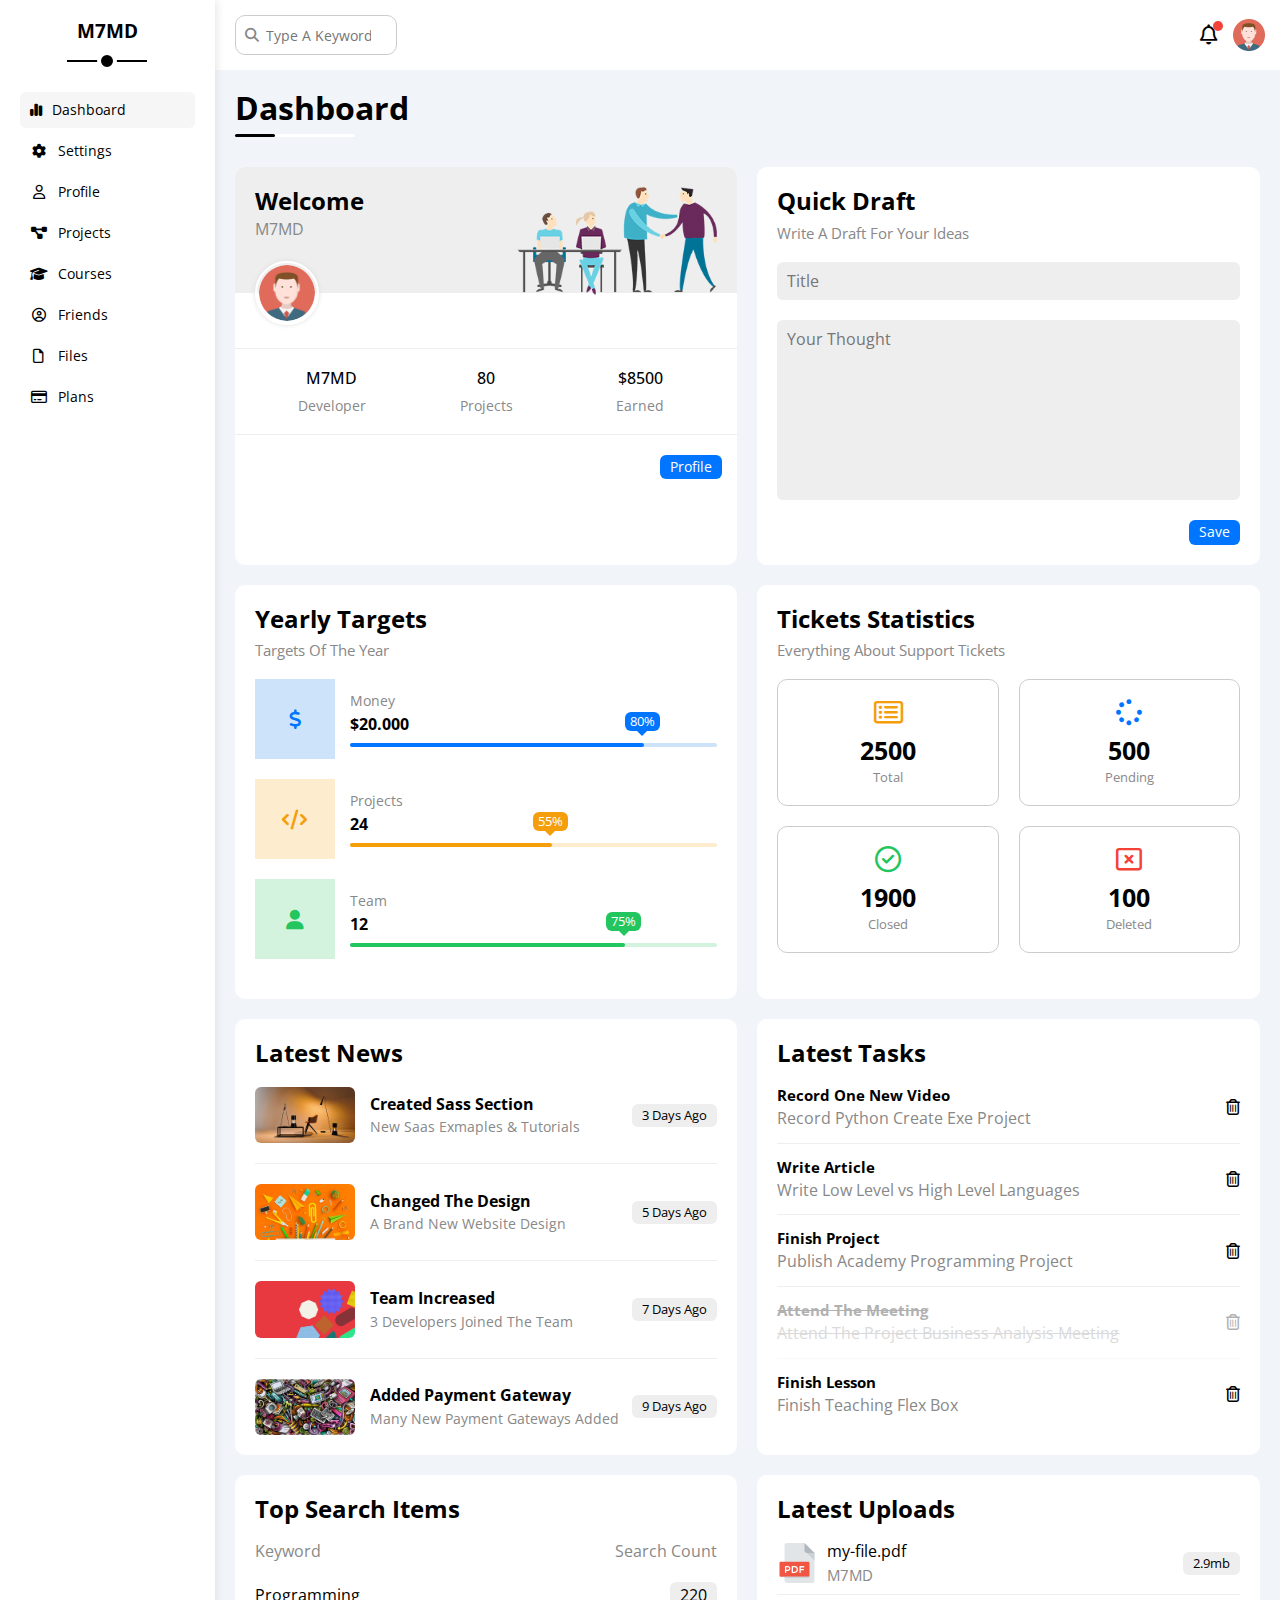
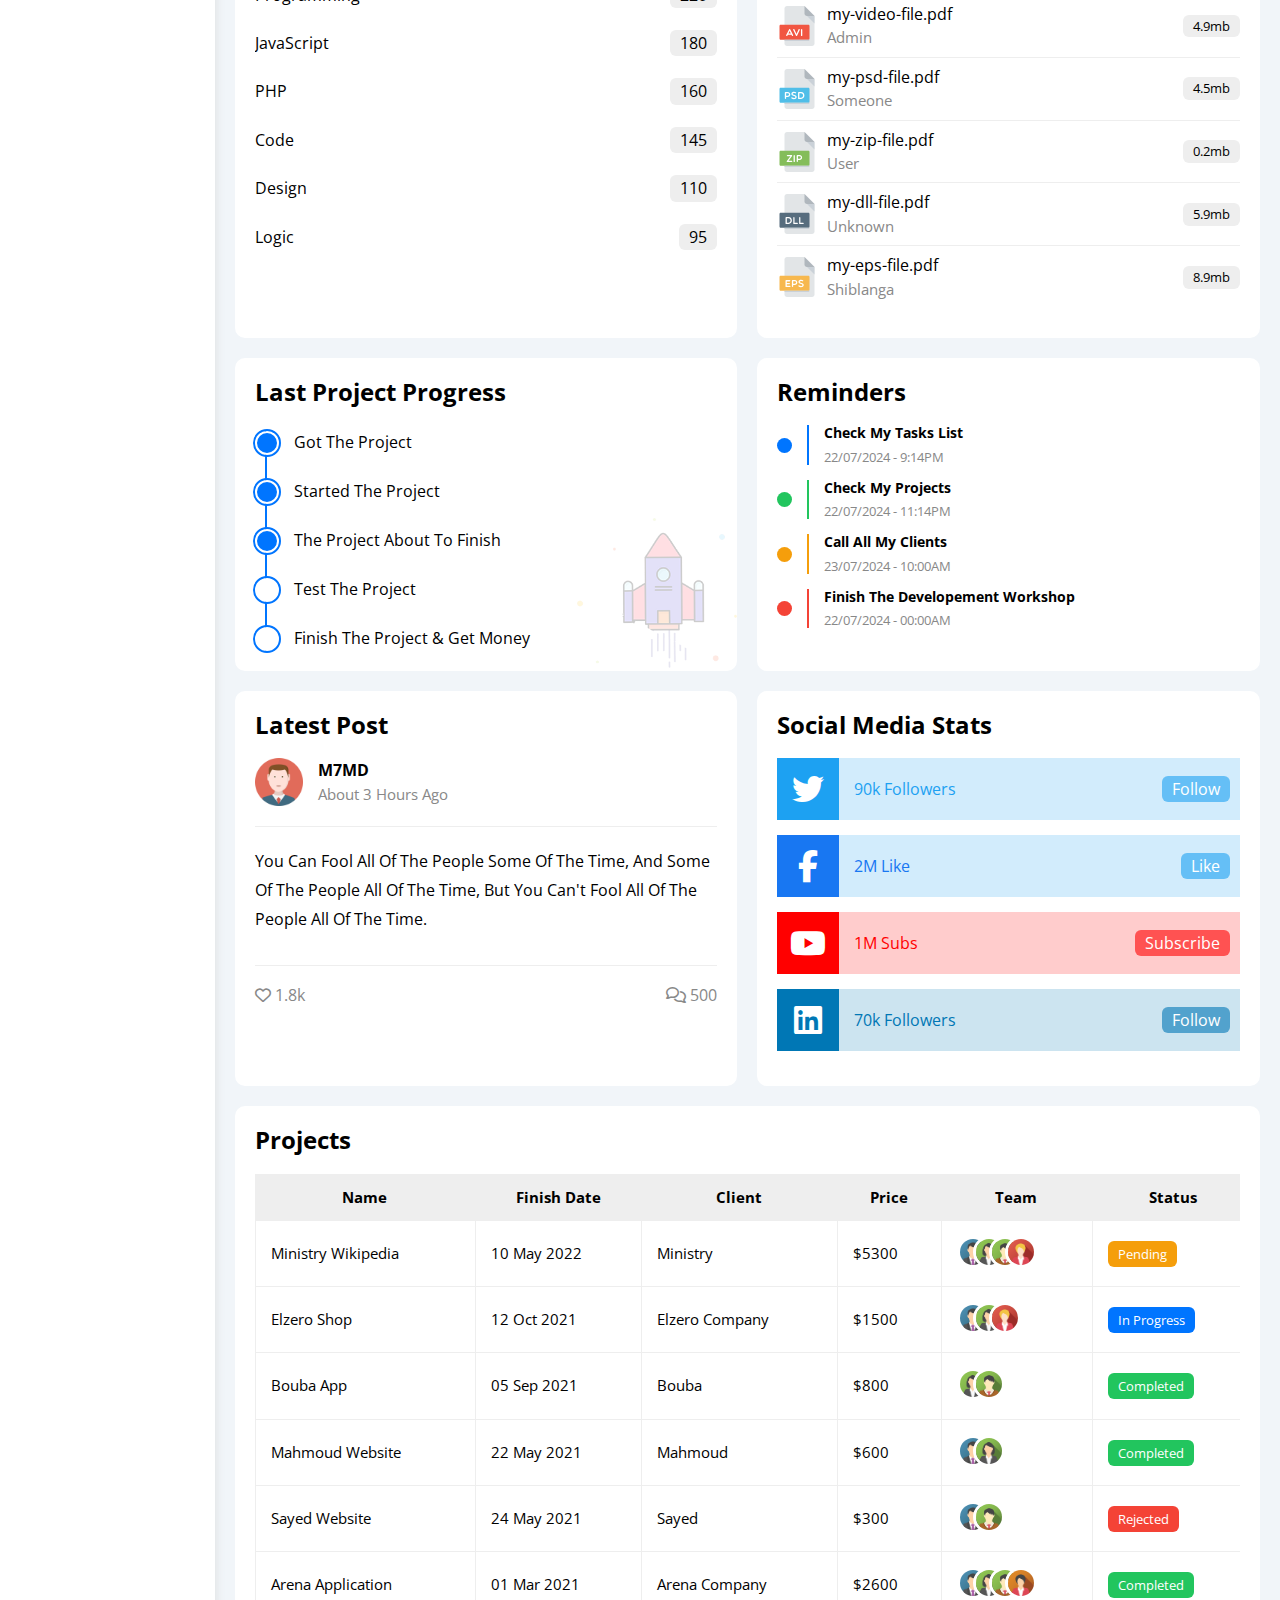
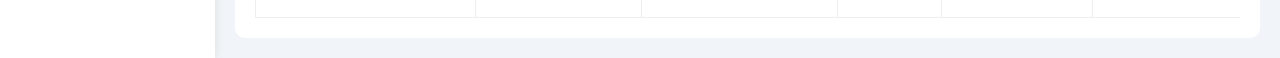
<file: index.html>
<!DOCTYPE html>
<html lang="en">
  <head>
    <meta charset="UTF-8" />
    <meta name="viewport" content="width=device-width, initial-scale=1.0" />
    <title>Dashboard</title>
    <link rel="preconnect" href="https://fonts.googleapis.com" />
    <link rel="preconnect" href="https://fonts.gstatic.com" crossorigin />
    <link
      href="https://fonts.googleapis.com/css2?family=Open+Sans:ital,wght@0,300..800;1,300..800&display=swap"
      rel="stylesheet"
    />
    <link rel="stylesheet" href="css/all.min.css" />
    <link rel="stylesheet" href="css/normalize.css" />
    <link rel="stylesheet" href="css/framework.css" />
    <link rel="stylesheet" href="css/master.css" />
  </head>
  <body>
    <div class="page d-flex">
      <!-- Start Sidebar -->
      <div class="sidebar bg-fff p-relative p-20">
        <h3 class="p-relative mt-0 txt-c">M7MD</h3>
        <ul>
          <li>
            <a
              class="active d-flex align-c fs-14 c-000 rad-6 p-10 mb-5"
              href="index.html"
            >
              <i class="fa-solid fa-chart-simple fw"></i>
              <span class="fs-14 ml-10 hide-mob">Dashboard</span>
            </a>
          </li>
          <li>
            <a
              class="d-flex align-c fs-14 c-000 rad-6 p-10 mb-5"
              href="settings.html"
            >
              <i class="fa-solid fa-gear fa-fw"></i>
              <span class="fs-14 ml-10 hide-mob">Settings</span>
            </a>
          </li>
          <li>
            <a
              class="d-flex align-c fs-14 c-000 rad-6 p-10 mb-5"
              href="profile.html"
            >
              <i class="fa-regular fa-user fa-fw"></i>
              <span class="fs-14 ml-10 hide-mob">Profile</span>
            </a>
          </li>
          <li>
            <a
              class="d-flex align-c fs-14 c-000 rad-6 p-10 mb-5"
              href="projects.html"
            >
              <i class="fa-solid fa-diagram-project fa-fw"></i>
              <span class="fs-14 ml-10 hide-mob">Projects</span>
            </a>
          </li>
          <li>
            <a
              class="d-flex align-c fs-14 c-000 rad-6 p-10 mb-5"
              href="courses.html"
            >
              <i class="fa-solid fa-graduation-cap fa-fw"></i>
              <span class="fs-14 ml-10 hide-mob">Courses</span>
            </a>
          </li>
          <li>
            <a
              class="d-flex align-c fs-14 c-000 rad-6 p-10 mb-5"
              href="friends.html"
            >
              <i class="fa-regular fa-circle-user fa-fw"></i>
              <span class="fs-14 ml-10 hide-mob">Friends</span>
            </a>
          </li>
          <li>
            <a
              class="d-flex align-c fs-14 c-000 rad-6 p-10 mb-5"
              href="files.html"
            >
              <i class="fa-regular fa-file fa-fw"></i>
              <span class="fs-14 ml-10 hide-mob">Files</span>
            </a>
          </li>
          <li>
            <a
              class="d-flex align-c fs-14 c-000 rad-6 p-10 mb-5"
              href="plans.html"
            >
              <i class="fa-regular fa-credit-card fa-fw"></i>
              <span class="fs-14 ml-10 hide-mob">Plans</span>
            </a>
          </li>
        </ul>
      </div>
      <!-- End Sidebar -->
      <div class="content w-full">
        <!-- Start Head -->
        <div class="head p-15 bg-fff bet-flex">
          <div class="search p-relative">
            <input
              class="p-10 rad-10 b1-ccc ml-5"
              type="search"
              placeholder="Type A Keyword"
            />
          </div>
          <div class="icons d-flex align-c">
            <span class="notify p-relative">
              <i class="fa-regular fa-bell fa-lg"></i>
            </span>
            <img src="imgs/avatar.png" alt="" />
          </div>
        </div>
        <!-- End Head -->
        <h1 class="p-relative">Dashboard</h1>
        <div class="wrapper d-grid gap-20">
          <!-- Start Welcome -->
          <div class="welcome bg-fff rad-10 txt-c-mob block-mob">
            <div class="intro d-flex space-bet bg-eee p-20">
              <div class="text">
                <h2 class="m-0">Welcome</h2>
                <p class="c-grey mt-5">M7MD</p>
              </div>
              <img class="hide-mob" src="imgs/welcome.png" alt="" />
            </div>
            <img src="imgs/avatar.png" alt="" />
            <div class="body d-flex txt-c block-mob p-20 mt-20 mb-20">
              <div class="name">
                M7MD <span class="d-block c-grey fs-14 mt-10">Developer</span>
              </div>
              <div class="proj">
                80 <span class="d-block c-grey fs-14 mt-10">Projects</span>
              </div>
              <div class="earned">
                $8500 <span class="d-block c-grey fs-14 mt-10">Earned</span>
              </div>
            </div>
            <a
              href="profile.html"
              class="visit d-block fs-14 c-fff bg-blue w-fit btn-shape"
              >Profile</a
            >
          </div>
          <!-- End Welcome -->
          <!-- Start Quick Draft -->
          <div class="quick-draft bg-fff rad-10 p-20">
            <h2 class="mt-0 mb-10">Quick Draft</h2>
            <p class="mt-0 mb-20 c-grey fs-15">Write A Draft For Your Ideas</p>
            <form>
              <input
                class="d-block mb-20 w-full p-10 bg-eee b-none rad-6"
                type="text"
                placeholder="Title"
              />
              <textarea
                class="d-block mb-20 w-full p-10 bg-eee b-none rad-6"
                placeholder="Your Thought"
              ></textarea>
              <input
                class="save d-block fs-14 w-fit bg-blue c-fff b-none btn-shape"
                type="submit"
                value="Save"
              />
            </form>
          </div>
          <!-- End Quick Draft -->
          <!-- Start Targets -->
          <div class="yearly-targets p-20 bg-fff rad-10">
            <h2 class="mt-0 mb-10">Yearly Targets</h2>
            <p class="mt-0 mb-20 c-grey fs-15">Targets Of The Year</p>
            <div class="target-row mb-20 d-flex align-c blue">
              <div class="icon cen-flex">
                <i class="fa-solid fa-dollar-sign fa-lg c-blue"></i>
              </div>
              <div class="details">
                <span class="fs-14 c-grey">Money</span>
                <span class="d-block mt-5 mb-10 fw-b">$20.000</span>
                <div class="progress p-relative">
                  <span class="bg-blue blue" style="width: 80%">
                    <span class="bg-blue c-fff rad-6 fs-13">80%</span>
                  </span>
                </div>
              </div>
            </div>
            <div class="target-row mb-20 d-flex align-c orange">
              <div class="icon cen-flex">
                <i class="fa-solid fa-code fa-lg c-orange"></i>
              </div>
              <div class="details">
                <span class="fs-14 c-grey">Projects</span>
                <span class="d-block mt-5 mb-10 fw-b">24</span>
                <div class="progress p-relative">
                  <span class="bg-orange orange" style="width: 55%">
                    <span class="bg-orange c-fff rad-6 fs-13">55%</span>
                  </span>
                </div>
              </div>
            </div>
            <div class="target-row mb-20 d-flex align-c green">
              <div class="icon cen-flex">
                <i class="fa-solid fa-user fa-lg c-green"></i>
              </div>
              <div class="details">
                <span class="fs-14 c-grey">Team</span>
                <span class="d-block mt-5 mb-10 fw-b">12</span>
                <div class="progress p-relative">
                  <span class="bg-green green" style="width: 75%">
                    <span class="bg-green c-fff rad-6 fs-13">75%</span>
                  </span>
                </div>
              </div>
            </div>
          </div>
          <!-- End Targets -->
          <!-- Start Tickets -->
          <div class="tickets p-20 bg-fff rad-10">
            <h2 class="mt-0 mb-10">Tickets Statistics</h2>
            <p class="mt-0 mb-20 c-grey fs-15">
              Everything About Support Tickets
            </p>
            <div class="d-flex f-wrap txt-c gap-20">
              <div class="box p-20 fs-13 rad-10 c-grey">
                <i
                  class="fa-regular fa-rectangle-list fa-2x mb-10 c-orange"
                ></i>
                <span class="d-block mb-5 c-000 fs-25 fw-b">2500</span>
                Total
              </div>
              <div class="box p-20 fs-13 rad-10 c-grey">
                <i class="fa-solid fa-spinner fa-2x mb-10 c-blue"></i>
                <span class="d-block mb-5 c-000 fs-25 fw-b">500</span>
                Pending
              </div>
              <div class="box p-20 fs-13 rad-10 c-grey">
                <i class="fa-regular fa-circle-check fa-2x mb-10 c-green"></i>
                <span class="d-block mb-5 c-000 fs-25 fw-b">1900</span>
                Closed
              </div>
              <div class="box p-20 fs-13 rad-10 c-grey">
                <i class="fa-regular fa-rectangle-xmark fa-2x mb-10 c-red"></i>
                <span class="d-block mb-5 c-000 fs-25 fw-b">100</span>
                Deleted
              </div>
            </div>
          </div>
          <!-- End Tickets -->
          <!-- Start News -->
          <div class="news p-20 bg-fff rad-10 txt-c-mob">
            <h2 class="mt-0 mb-20">Latest News</h2>
            <div class="news-row d-flex align-c block-mob">
              <img class="w-100 mr-15 rad-6" src="imgs/news-01.png" alt="" />
              <div class="info">
                <h3>Created Sass Section</h3>
                <p class="m-0 c-grey fs-14">New Saas Exmaples & Tutorials</p>
              </div>
              <div class="btn-shape bg-eee fs-13 label">3 Days Ago</div>
            </div>
            <div class="news-row d-flex align-c block-mob">
              <img class="w-100 mr-15 rad-6" src="imgs/news-02.png" alt="" />
              <div class="info">
                <h3>Changed The Design</h3>
                <p class="m-0 c-grey fs-14">A Brand New Website Design</p>
              </div>
              <div class="btn-shape bg-eee fs-13 label">5 Days Ago</div>
            </div>
            <div class="news-row d-flex align-c block-mob">
              <img class="w-100 mr-15 rad-6" src="imgs/news-03.png" alt="" />
              <div class="info">
                <h3>Team Increased</h3>
                <p class="m-0 c-grey fs-14">3 Developers Joined The Team</p>
              </div>
              <div class="btn-shape bg-eee fs-13 label">7 Days Ago</div>
            </div>
            <div class="news-row d-flex align-c block-mob">
              <img class="w-100 mr-15 rad-6" src="imgs/news-04.png" alt="" />
              <div class="info">
                <h3>Added Payment Gateway</h3>
                <p class="m-0 c-grey fs-14">Many New Payment Gateways Added</p>
              </div>
              <div class="btn-shape bg-eee fs-13 label">9 Days Ago</div>
            </div>
          </div>
          <!-- End News -->
          <!-- Start Tasks -->
          <div class="tasks p-20 bg-fff rad-10">
            <h2 class="mt-0 mb-20">Latest Tasks</h2>
            <div class="task-row bet-flex">
              <div class="info">
                <h3 class="mt-0 mb-5 fs-15">Record One New Video</h3>
                <p class="m-0 c-grey">Record Python Create Exe Project</p>
              </div>
              <i class="fa-regular fa-trash-can delete"></i>
            </div>
            <div class="task-row bet-flex">
              <div class="info">
                <h3 class="mt-0 mb-5 fs-15">Write Article</h3>
                <p class="m-0 c-grey">
                  Write Low Level vs High Level Languages
                </p>
              </div>
              <i class="fa-regular fa-trash-can delete"></i>
            </div>
            <div class="task-row bet-flex">
              <div class="info">
                <h3 class="mt-0 mb-5 fs-15">Finish Project</h3>
                <p class="m-0 c-grey">Publish Academy Programming Project</p>
              </div>
              <i class="fa-regular fa-trash-can delete"></i>
            </div>
            <div class="task-row bet-flex done">
              <div class="info">
                <h3 class="mt-0 mb-5 fs-15">Attend The Meeting</h3>
                <p class="m-0 c-grey">
                  Attend The Project Business Analysis Meeting
                </p>
              </div>
              <i class="fa-regular fa-trash-can delete"></i>
            </div>
            <div class="task-row bet-flex">
              <div class="info">
                <h3 class="mt-0 mb-5 fs-15">Finish Lesson</h3>
                <p class="m-0 c-grey">Finish Teaching Flex Box</p>
              </div>
              <i class="fa-regular fa-trash-can delete"></i>
            </div>
          </div>
          <!-- End Tasks -->
          <!-- Start Top Search -->
          <div class="top-search p-20 bg-fff rad-10">
            <h2 class="mt-0 mb-20">Top Search Items</h2>
            <div class="content d-flex space-bet">
              <ul class="keyword">
                <li class="head c-grey mb-10">Keyword</li>
                <li class="pt-15 pb-15">Programming</li>
                <li class="pt-15 pb-15">JavaScript</li>
                <li class="pt-15 pb-15">PHP</li>
                <li class="pt-15 pb-15">Code</li>
                <li class="pt-15 pb-15">Design</li>
                <li class="pt-15 pb-15">Logic</li>
              </ul>
              <ul class="count">
                <li class="head c-grey mb-21">Search Count</li>
                <li class="bg-eee w-fit btn-shape">220</li>
                <li class="mt-15 bg-eee w-fit btn-shape">180</li>
                <li class="mt-15 bg-eee w-fit btn-shape">160</li>
                <li class="mt-15 bg-eee w-fit btn-shape">145</li>
                <li class="mt-15 bg-eee w-fit btn-shape">110</li>
                <li class="mt-15 bg-eee w-fit btn-shape">95</li>
              </ul>
            </div>
          </div>
          <!-- End Top Search -->
          <!-- Start Uploads -->
          <div class="uploads p-20 bg-fff rad-10">
            <h2 class="mt-0 mb-20">Latest Uploads</h2>
            <ul>
              <li class="bet-flex pb-10 mb-10">
                <div class="d-flex align-c">
                  <img class="mr-10" src="imgs/pdf.svg" alt="" />
                  <div>
                    <span class="d-block mb-5">my-file.pdf</span>
                    <span class="c-grey fs-15">M7MD</span>
                  </div>
                </div>
                <div class="bg-eee fs-13 btn-shape">2.9mb</div>
              </li>
              <li class="bet-flex pb-10 mb-10">
                <div class="d-flex align-c">
                  <img class="mr-10" src="imgs/avi.svg" alt="" />
                  <div>
                    <span class="d-block mb-5">my-video-file.pdf</span>
                    <span class="c-grey fs-15">Admin</span>
                  </div>
                </div>
                <div class="bg-eee fs-13 btn-shape">4.9mb</div>
              </li>
              <li class="bet-flex pb-10 mb-10">
                <div class="d-flex align-c">
                  <img class="mr-10" src="imgs/psd.svg" alt="" />
                  <div>
                    <span class="d-block mb-5">my-psd-file.pdf</span>
                    <span class="c-grey fs-15">Someone</span>
                  </div>
                </div>
                <div class="bg-eee fs-13 btn-shape">4.5mb</div>
              </li>
              <li class="bet-flex pb-10 mb-10">
                <div class="d-flex align-c">
                  <img class="mr-10" src="imgs/zip.svg" alt="" />
                  <div>
                    <span class="d-block mb-5">my-zip-file.pdf</span>
                    <span class="c-grey fs-15">User</span>
                  </div>
                </div>
                <div class="bg-eee fs-13 btn-shape">0.2mb</div>
              </li>
              <li class="bet-flex pb-10 mb-10">
                <div class="d-flex align-c">
                  <img class="mr-10" src="imgs/dll.svg" alt="" />
                  <div>
                    <span class="d-block mb-5">my-dll-file.pdf</span>
                    <span class="c-grey fs-15">Unknown</span>
                  </div>
                </div>
                <div class="bg-eee fs-13 btn-shape">5.9mb</div>
              </li>
              <li class="bet-flex pb-10 mb-10">
                <div class="d-flex align-c">
                  <img class="mr-10" src="imgs/eps.svg" alt="" />
                  <div>
                    <span class="d-block mb-5">my-eps-file.pdf</span>
                    <span class="c-grey fs-15">Shiblanga</span>
                  </div>
                </div>
                <div class="bg-eee fs-13 btn-shape">8.9mb</div>
              </li>
            </ul>
          </div>
          <!-- End Uploads -->
          <!-- Start Project Progress -->
          <div class="project-prog p-20 bg-fff rad-10 p-relative">
            <h2 class="mt-0 mb-20">Last Project Progress</h2>
            <ul class="p-relative">
              <li class="mt-25 d-flex align-c done">Got The Project</li>
              <li class="mt-25 d-flex align-c done">Started The Project</li>
              <li class="mt-25 d-flex align-c done">
                The Project About To Finish
              </li>
              <li class="mt-25 d-flex align-c current">Test The Project</li>
              <li class="mt-25 d-flex align-c">
                Finish The Project & Get Money
              </li>
            </ul>
            <img class="hide-mob" src="imgs/project.png" alt="" />
          </div>
          <!-- End Project Progress -->
          <!-- Start Reminders -->
          <div class="reminders p-20 bg-fff rad-10 p-relative">
            <h2 class="mt-0 mb-25">Reminders</h2>
            <ul>
              <li class="d-flex align-c mt-15">
                <span class="key bg-blue mr-15 d-block rad-half"></span>
                <div class="pl-15 blue">
                  <p class="fs-14 fw-b mt-0 mb-5">Check My Tasks List</p>
                  <span class="fs-13 c-grey">22/07/2024 - 9:14PM</span>
                </div>
              </li>
              <li class="d-flex align-c mt-15">
                <span class="key bg-green mr-15 d-block rad-half"></span>
                <div class="pl-15 green">
                  <p class="fs-14 fw-b mt-0 mb-5">Check My Projects</p>
                  <span class="fs-13 c-grey">22/07/2024 - 11:14PM</span>
                </div>
              </li>
              <li class="d-flex align-c mt-15">
                <span class="key bg-orange mr-15 d-block rad-half"></span>
                <div class="pl-15 orange">
                  <p class="fs-14 fw-b mt-0 mb-5">Call All My Clients</p>
                  <span class="fs-13 c-grey">23/07/2024 - 10:00AM</span>
                </div>
              </li>
              <li class="d-flex align-c mt-15">
                <span class="key bg-red mr-15 d-block rad-half"></span>
                <div class="pl-15 red">
                  <p class="fs-14 fw-b mt-0 mb-5">
                    Finish The Developement Workshop
                  </p>
                  <span class="fs-13 c-grey">22/07/2024 - 00:00AM</span>
                </div>
              </li>
            </ul>
          </div>
          <!-- End Reminders -->
          <!-- Start Latest Post -->
          <div class="latest-post p-20 bg-fff rad-10">
            <h2 class="mt-0 mb-25">Latest Post</h2>
            <div class="head d-flex align-c">
              <img class="avatar mr-15" src="imgs/avatar.png" alt="" />
              <div class="info">
                <span class="d-block mb-5 fw-b">M7MD</span>
                <span class="c-grey fs-15">About 3 Hours Ago</span>
              </div>
            </div>
            <div class="post-content txt-c-mob pt-20 pb-20 mt-20 mb-20">
              You can fool all of the people some of the time, and some of the
              people all of the time, but you can't fool all of the people all
              of the time.
            </div>
            <div class="post-stats bet-flex c-grey">
              <div>
                <i class="fa-regular fa-heart"></i>
                <span>1.8k</span>
              </div>
              <div>
                <i class="fa-regular fa-comments"></i>
                <span>500</span>
              </div>
            </div>
          </div>
          <!-- End Latest Post -->
          <!-- Start Social Media -->
          <div class="social p-20 bg-fff rad-10">
            <h2 class="mt-0 mb-25">Social Media Stats</h2>
            <div class="twitter d-flex align-c">
              <i
                class="fa-brands fa-twitter d-block fa-2x c-fff p-15 mr-15 cen-flex"
              ></i>
              <span>90k Followers</span>
              <a class="c-fff mr-10 btn-shape" href="#">Follow</a>
            </div>
            <div class="fb d-flex align-c">
              <i
                class="fa-brands fa-facebook-f d-block fa-2x c-fff p-15 mr-15 cen-flex"
              ></i>
              <span>2M Like</span>
              <a class="c-fff mr-10 btn-shape" href="#">Like</a>
            </div>
            <div class="yt d-flex align-c">
              <i
                class="fa-brands fa-youtube d-block fa-2x c-fff p-15 mr-15 cen-flex"
              ></i>
              <span>1M Subs</span>
              <a class="c-fff mr-10 btn-shape" href="#">Subscribe</a>
            </div>
            <div class="linked d-flex align-c">
              <i
                class="fa-brands fa-linkedin d-block fa-2x c-fff p-15 mr-15 cen-flex"
              ></i>
              <span>70k Followers</span>
              <a class="c-fff mr-10 btn-shape" href="#">Follow</a>
            </div>
          </div>
          <!-- End Social Media -->
        </div>
        <!-- Start Projects Table -->
        <div class="table p-20 bg-fff rad-10 m-20">
          <h2 class="mt-0 mb-20">Projects</h2>
          <div class="responsive-table">
            <table class="fs-15 w-full">
              <thead>
                <tr>
                  <th>Name</th>
                  <th>Finish Date</th>
                  <th>Client</th>
                  <th>Price</th>
                  <th>Team</th>
                  <th>Status</th>
                </tr>
              </thead>
              <tbody>
                <tr>
                  <td>Ministry Wikipedia</td>
                  <td>10 May 2022</td>
                  <td>Ministry</td>
                  <td>$5300</td>
                  <td>
                    <img decoding="async" src="imgs/team-01.png" alt="" />
                    <img decoding="async" src="imgs/team-02.png" alt="" />
                    <img decoding="async" src="imgs/team-03.png" alt="" />
                    <img decoding="async" src="imgs/team-05.png" alt="" />
                  </td>
                  <td>
                    <span class="label btn-shape bg-orange c-fff">Pending</span>
                  </td>
                </tr>
                <tr>
                  <td>Elzero Shop</td>
                  <td>12 Oct 2021</td>
                  <td>Elzero Company</td>
                  <td>$1500</td>
                  <td>
                    <img decoding="async" src="imgs/team-01.png" alt="" />
                    <img decoding="async" src="imgs/team-02.png" alt="" />
                    <img decoding="async" src="imgs/team-05.png" alt="" />
                  </td>
                  <td>
                    <span class="label btn-shape bg-blue c-fff"
                      >In Progress</span
                    >
                  </td>
                </tr>
                <tr>
                  <td>Bouba App</td>
                  <td>05 Sep 2021</td>
                  <td>Bouba</td>
                  <td>$800</td>
                  <td>
                    <img decoding="async" src="imgs/team-02.png" alt="" />
                    <img decoding="async" src="imgs/team-03.png" alt="" />
                  </td>
                  <td>
                    <span class="label btn-shape bg-green c-fff"
                      >Completed</span
                    >
                  </td>
                </tr>
                <tr>
                  <td>Mahmoud Website</td>
                  <td>22 May 2021</td>
                  <td>Mahmoud</td>
                  <td>$600</td>
                  <td>
                    <img decoding="async" src="imgs/team-01.png" alt="" />
                    <img decoding="async" src="imgs/team-02.png" alt="" />
                  </td>
                  <td>
                    <span class="label btn-shape bg-green c-fff"
                      >Completed</span
                    >
                  </td>
                </tr>
                <tr>
                  <td>Sayed Website</td>
                  <td>24 May 2021</td>
                  <td>Sayed</td>
                  <td>$300</td>
                  <td>
                    <img decoding="async" src="imgs/team-01.png" alt="" />
                    <img decoding="async" src="imgs/team-03.png" alt="" />
                  </td>
                  <td>
                    <span class="label btn-shape bg-red c-fff">Rejected</span>
                  </td>
                </tr>
                <tr>
                  <td>Arena Application</td>
                  <td>01 Mar 2021</td>
                  <td>Arena Company</td>
                  <td>$2600</td>
                  <td>
                    <img decoding="async" src="imgs/team-01.png" alt="" />
                    <img decoding="async" src="imgs/team-02.png" alt="" />
                    <img decoding="async" src="imgs/team-03.png" alt="" />
                    <img decoding="async" src="imgs/team-04.png" alt="" />
                  </td>
                  <td>
                    <span class="label btn-shape bg-green c-fff"
                      >Completed</span
                    >
                  </td>
                </tr>
              </tbody>
            </table>
          </div>
        </div>
        <!-- End Projects Table -->
      </div>
    </div>
  </body>
</html>
</file>
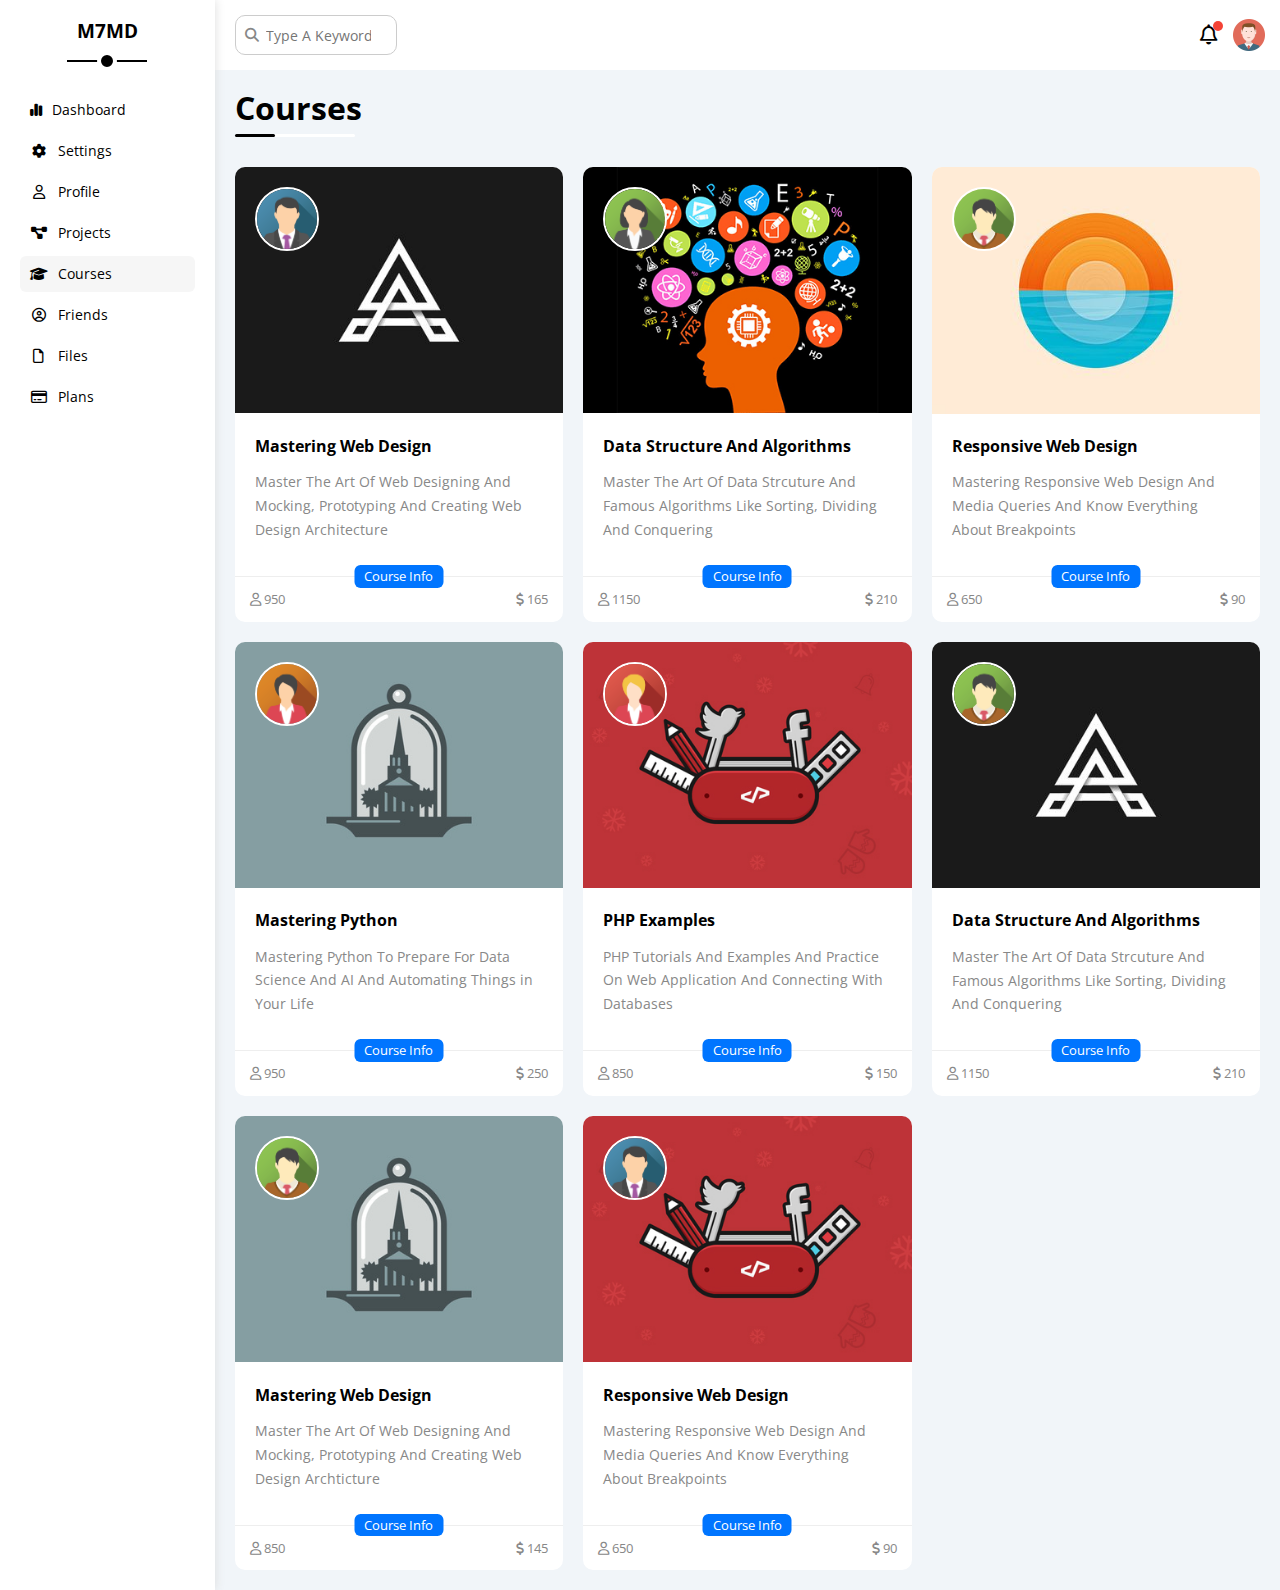
<file: courses.html>
<!DOCTYPE html>
<html lang="en">
  <head>
    <meta charset="UTF-8" />
    <meta name="viewport" content="width=device-width, initial-scale=1.0" />
    <title>Courses</title>
    <link rel="preconnect" href="https://fonts.googleapis.com" />
    <link rel="preconnect" href="https://fonts.gstatic.com" crossorigin />
    <link
      href="https://fonts.googleapis.com/css2?family=Open+Sans:ital,wght@0,300..800;1,300..800&display=swap"
      rel="stylesheet"
    />
    <link rel="stylesheet" href="css/all.min.css" />
    <link rel="stylesheet" href="css/normalize.css" />
    <link rel="stylesheet" href="css/framework.css" />
    <link rel="stylesheet" href="css/master.css" />
  </head>
  <body>
    <div class="page d-flex">
      <!-- Start Sidebar -->
      <div class="sidebar bg-fff p-relative p-20">
        <h3 class="p-relative mt-0 txt-c">M7MD</h3>
        <ul>
          <li>
            <a
              class="d-flex align-c fs-14 c-000 rad-6 p-10 mb-5"
              href="index.html"
            >
              <i class="fa-solid fa-chart-simple fw"></i>
              <span class="fs-14 ml-10 hide-mob">Dashboard</span>
            </a>
          </li>
          <li>
            <a
              class="d-flex align-c fs-14 c-000 rad-6 p-10 mb-5"
              href="settings.html"
            >
              <i class="fa-solid fa-gear fa-fw"></i>
              <span class="fs-14 ml-10 hide-mob">Settings</span>
            </a>
          </li>
          <li>
            <a
              class="d-flex align-c fs-14 c-000 rad-6 p-10 mb-5 "
              href="profile.html"
            >
              <i class="fa-regular fa-user fa-fw"></i>
              <span class="fs-14 ml-10 hide-mob">Profile</span>
            </a>
          </li>
          <li>
            <a
              class="d-flex align-c fs-14 c-000 rad-6 p-10 mb-5 "
              href="projects.html"
            >
              <i class="fa-solid fa-diagram-project fa-fw"></i>
              <span class="fs-14 ml-10 hide-mob">Projects</span>
            </a>
          </li>
          <li>
            <a
              class="d-flex align-c fs-14 c-000 rad-6 p-10 mb-5 active"
              href="courses.html"
            >
              <i class="fa-solid fa-graduation-cap fa-fw"></i>
              <span class="fs-14 ml-10 hide-mob">Courses</span>
            </a>
          </li>
          <li>
            <a
              class="d-flex align-c fs-14 c-000 rad-6 p-10 mb-5"
              href="friends.html"
            >
              <i class="fa-regular fa-circle-user fa-fw"></i>
              <span class="fs-14 ml-10 hide-mob">Friends</span>
            </a>
          </li>
          <li>
            <a
              class="d-flex align-c fs-14 c-000 rad-6 p-10 mb-5"
              href="files.html"
            >
              <i class="fa-regular fa-file fa-fw"></i>
              <span class="fs-14 ml-10 hide-mob">Files</span>
            </a>
          </li>
          <li>
            <a
              class="d-flex align-c fs-14 c-000 rad-6 p-10 mb-5"
              href="plans.html"
            >
              <i class="fa-regular fa-credit-card fa-fw"></i>
              <span class="fs-14 ml-10 hide-mob">Plans</span>
            </a>
          </li>
        </ul>
      </div>
      <!-- End Sidebar -->
      <div class="content w-full">
        <!-- Start Head -->
        <div class="head p-15 bg-fff bet-flex">
          <div class="search p-relative">
            <input
              class="p-10 rad-10 b1-ccc ml-5"
              type="search"
              placeholder="Type A Keyword"
            />
          </div>
          <div class="icons d-flex align-c">
            <span class="notify p-relative">
              <i class="fa-regular fa-bell fa-lg"></i>
            </span>
            <img src="imgs/avatar.png" alt="" />
          </div>
        </div>
        <!-- End Head -->
        <h1 class="p-relative">Courses</h1>
        <div class="courses-page m-20 d-grid gap-20">
            <div class="course bg-fff rad-10 p-relative">
                <img class="cover" src="imgs/course-01.jpg" alt="">
                <img class="instructor" src="imgs/team-01.png" alt="">
                <div class="p-20">
                    <h4 class="m-0">Mastering Web Design</h4>
                    <p class="description c-grey fs-14 mt-15">Master The Art Of Web Designing And Mocking, Prototyping And Creating Web Design Architecture</p>
                </div>
                <div class="info bet-flex p-15 p-relative fs-13">
                    <span class="title bg-blue c-fff btn-shape">Course Info</span>
                    <span class="c-grey">
                        <i class="fa-regular fa-user"></i>
                        950
                    </span>
                    <span class="c-grey">
                        <i class="fa-solid fa-dollar-sign"></i>
                        165
                    </span>
                </div>
            </div>
            <div class="course bg-fff rad-10 p-relative">
                <img class="cover" src="imgs/course-02.jpg" alt="">
                <img class="instructor" src="imgs/team-02.png" alt="">
                <div class="p-20">
                    <h4 class="m-0">Data Structure And Algorithms</h4>
                    <p class="description c-grey fs-14 mt-15">Master The Art Of Data Strcuture And Famous Algorithms Like Sorting, Dividing And Conquering</p>
                </div>
                <div class="info bet-flex p-15 p-relative fs-13">
                    <span class="title bg-blue c-fff btn-shape">Course Info</span>
                    <span class="c-grey">
                        <i class="fa-regular fa-user"></i>
                        1150
                    </span>
                    <span class="c-grey">
                        <i class="fa-solid fa-dollar-sign"></i>
                        210
                    </span>
                </div>
            </div>
            <div class="course bg-fff rad-10 p-relative">
                <img class="cover" src="imgs/course-03.jpg" alt="">
                <img class="instructor" src="imgs/team-03.png" alt="">
                <div class="p-20">
                    <h4 class="m-0">Responsive Web Design</h4>
                    <p class="description c-grey fs-14 mt-15">Mastering Responsive Web Design And Media Queries And Know Everything About Breakpoints</p>
                </div>
                <div class="info bet-flex p-15 p-relative fs-13">
                    <span class="title bg-blue c-fff btn-shape">Course Info</span>
                    <span class="c-grey">
                        <i class="fa-regular fa-user"></i>
                        650
                    </span>
                    <span class="c-grey">
                        <i class="fa-solid fa-dollar-sign"></i>
                        90
                    </span>
                </div>
            </div>
            <div class="course bg-fff rad-10 p-relative">
                <img class="cover" src="imgs/course-04.jpg" alt="">
                <img class="instructor" src="imgs/team-04.png" alt="">
                <div class="p-20">
                    <h4 class="m-0">Mastering Python</h4>
                    <p class="description c-grey fs-14 mt-15">Mastering Python To Prepare For Data Science And AI And Automating Things in Your Life</p>
                </div>
                <div class="info bet-flex p-15 p-relative fs-13">
                    <span class="title bg-blue c-fff btn-shape">Course Info</span>
                    <span class="c-grey">
                        <i class="fa-regular fa-user"></i>
                        950
                    </span>
                    <span class="c-grey">
                        <i class="fa-solid fa-dollar-sign"></i>
                        250
                    </span>
                </div>
            </div>
            <div class="course bg-fff rad-10 p-relative">
                <img class="cover" src="imgs/course-05.jpg" alt="">
                <img class="instructor" src="imgs/team-05.png" alt="">
                <div class="p-20">
                    <h4 class="m-0">PHP Examples</h4>
                    <p class="description c-grey fs-14 mt-15">PHP Tutorials And Examples And Practice On Web Application And Connecting With Databases</p>
                </div>
                <div class="info bet-flex p-15 p-relative fs-13">
                    <span class="title bg-blue c-fff btn-shape">Course Info</span>
                    <span class="c-grey">
                        <i class="fa-regular fa-user"></i>
                        850
                    </span>
                    <span class="c-grey">
                        <i class="fa-solid fa-dollar-sign"></i>
                        150
                    </span>
                </div>
            </div>
            <div class="course bg-fff rad-10 p-relative">
                <img class="cover" src="imgs/course-01.jpg" alt="">
                <img class="instructor" src="imgs/team-03.png" alt="">
                <div class="p-20">
                    <h4 class="m-0">Data Structure And Algorithms</h4>
                    <p class="description c-grey fs-14 mt-15">Master The Art Of Data Strcuture And Famous Algorithms Like Sorting, Dividing And Conquering</p>
                </div>
                <div class="info bet-flex p-15 p-relative fs-13">
                    <span class="title bg-blue c-fff btn-shape">Course Info</span>
                    <span class="c-grey">
                        <i class="fa-regular fa-user"></i>
                        1150
                    </span>
                    <span class="c-grey">
                        <i class="fa-solid fa-dollar-sign"></i>
                        210
                    </span>
                </div>
            </div>
            <div class="course bg-fff rad-10 p-relative">
                <img class="cover" src="imgs/course-04.jpg" alt="">
                <img class="instructor" src="imgs/team-03.png" alt="">
                <div class="p-20">
                    <h4 class="m-0">Mastering Web Design</h4>
                    <p class="description c-grey fs-14 mt-15"> Master The Art Of Web Designing And Mocking, Prototyping And Creating Web Design Archticture</p>
                </div>
                <div class="info bet-flex p-15 p-relative fs-13">
                    <span class="title bg-blue c-fff btn-shape">Course Info</span>
                    <span class="c-grey">
                        <i class="fa-regular fa-user"></i>
                        850
                    </span>
                    <span class="c-grey">
                        <i class="fa-solid fa-dollar-sign"></i>
                        145
                    </span>
                </div>
            </div>
            <div class="course bg-fff rad-10 p-relative">
                <img class="cover" src="imgs/course-05.jpg" alt="">
                <img class="instructor" src="imgs/team-01.png" alt="">
                <div class="p-20">
                    <h4 class="m-0">Responsive Web Design</h4>
                    <p class="description c-grey fs-14 mt-15">Mastering Responsive Web Design And Media Queries And Know Everything About Breakpoints</p>
                </div>
                <div class="info bet-flex p-15 p-relative fs-13">
                    <span class="title bg-blue c-fff btn-shape">Course Info</span>
                    <span class="c-grey">
                        <i class="fa-regular fa-user"></i>
                        650
                    </span>
                    <span class="c-grey">
                        <i class="fa-solid fa-dollar-sign"></i>
                        90
                    </span>
                </div>
            </div>
        </div>
    </div>
  </body>
</html>
</file>
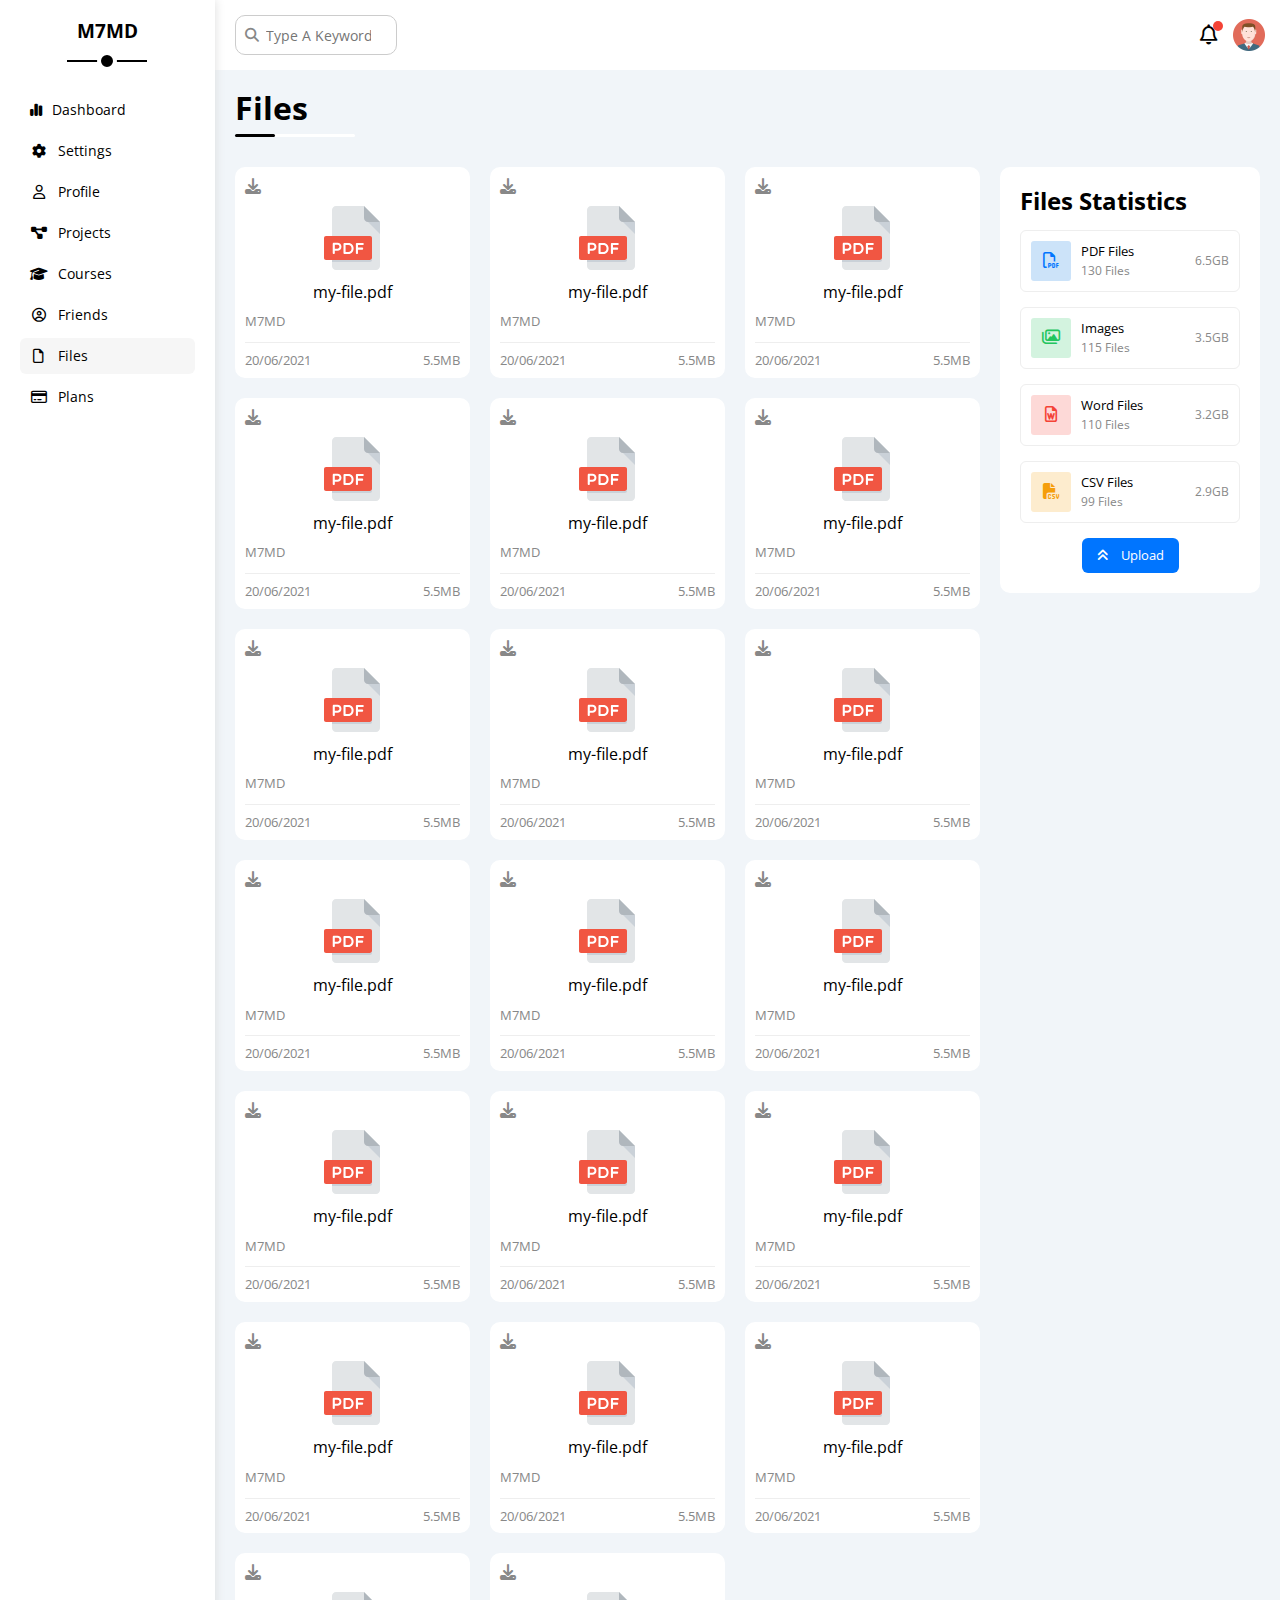
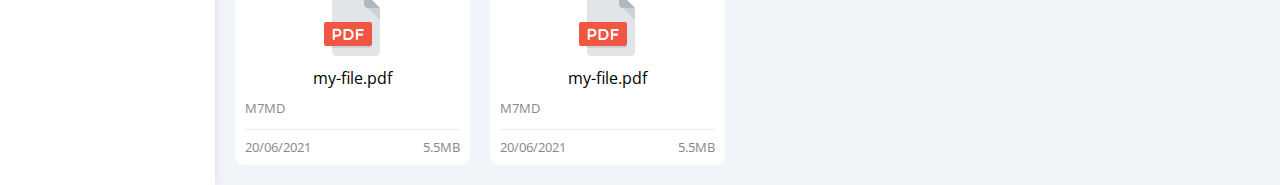
<file: files.html>
<!DOCTYPE html>
<html lang="en">
  <head>
    <meta charset="UTF-8" />
    <meta name="viewport" content="width=device-width, initial-scale=1.0" />
    <title>Files</title>
    <link rel="preconnect" href="https://fonts.googleapis.com" />
    <link rel="preconnect" href="https://fonts.gstatic.com" crossorigin />
    <link
      href="https://fonts.googleapis.com/css2?family=Open+Sans:ital,wght@0,300..800;1,300..800&display=swap"
      rel="stylesheet"
    />
    <link rel="stylesheet" href="css/all.min.css" />
    <link rel="stylesheet" href="css/normalize.css" />
    <link rel="stylesheet" href="css/framework.css" />
    <link rel="stylesheet" href="css/master.css" />
  </head>
  <body>
    <div class="page d-flex">
      <!-- Start Sidebar -->
      <div class="sidebar bg-fff p-relative p-20">
        <h3 class="p-relative mt-0 txt-c">M7MD</h3>
        <ul>
          <li>
            <a
              class="d-flex align-c fs-14 c-000 rad-6 p-10 mb-5"
              href="index.html"
            >
              <i class="fa-solid fa-chart-simple fw"></i>
              <span class="fs-14 ml-10 hide-mob">Dashboard</span>
            </a>
          </li>
          <li>
            <a
              class="d-flex align-c fs-14 c-000 rad-6 p-10 mb-5"
              href="settings.html"
            >
              <i class="fa-solid fa-gear fa-fw"></i>
              <span class="fs-14 ml-10 hide-mob">Settings</span>
            </a>
          </li>
          <li>
            <a
              class="d-flex align-c fs-14 c-000 rad-6 p-10 mb-5"
              href="profile.html"
            >
              <i class="fa-regular fa-user fa-fw"></i>
              <span class="fs-14 ml-10 hide-mob">Profile</span>
            </a>
          </li>
          <li>
            <a
              class="d-flex align-c fs-14 c-000 rad-6 p-10 mb-5"
              href="projects.html"
            >
              <i class="fa-solid fa-diagram-project fa-fw"></i>
              <span class="fs-14 ml-10 hide-mob">Projects</span>
            </a>
          </li>
          <li>
            <a
              class="d-flex align-c fs-14 c-000 rad-6 p-10 mb-5"
              href="courses.html"
            >
              <i class="fa-solid fa-graduation-cap fa-fw"></i>
              <span class="fs-14 ml-10 hide-mob">Courses</span>
            </a>
          </li>
          <li>
            <a
              class="d-flex align-c fs-14 c-000 rad-6 p-10 mb-5"
              href="friends.html"
            >
              <i class="fa-regular fa-circle-user fa-fw"></i>
              <span class="fs-14 ml-10 hide-mob">Friends</span>
            </a>
          </li>
          <li>
            <a
              class="d-flex align-c fs-14 c-000 rad-6 p-10 mb-5 active"
              href="files.html"
            >
              <i class="fa-regular fa-file fa-fw"></i>
              <span class="fs-14 ml-10 hide-mob">Files</span>
            </a>
          </li>
          <li>
            <a
              class="d-flex align-c fs-14 c-000 rad-6 p-10 mb-5"
              href="plans.html"
            >
              <i class="fa-regular fa-credit-card fa-fw"></i>
              <span class="fs-14 ml-10 hide-mob">Plans</span>
            </a>
          </li>
        </ul>
      </div>
      <!-- End Sidebar -->
      <div class="content w-full">
        <!-- Start Head -->
        <div class="head p-15 bg-fff bet-flex">
          <div class="search p-relative">
            <input
              class="p-10 rad-10 b1-ccc ml-5"
              type="search"
              placeholder="Type A Keyword"
            />
          </div>
          <div class="icons d-flex align-c">
            <span class="notify p-relative">
              <i class="fa-regular fa-bell fa-lg"></i>
            </span>
            <img src="imgs/avatar.png" alt="" />
          </div>
        </div>
        <!-- End Head -->
        <h1 class="p-relative">Files</h1>
     <div class="files-page d-flex m-20 gap-20">
        <div class="files-stats p-20 rad-10 bg-fff">
            <h2 class="mt-0 mb-15">Files Statistics</h2>
            <div class="d-flex align-c b1-eee p-10 rad-6 mb-15 fs-13">
                <i class="fa-regular fa-file-pdf fa-lg blue c-blue cen-flex icon"></i>
                    <div class="info">
                        <span>PDF Files</span>
                        <span class="d-block c-grey mt-5 fs-12">130 Files</span>
                    </div>
                    <div class="size c-grey fs-12">6.5GB</div>
            </div>
            <div class="d-flex align-c b1-eee p-10 rad-6 mb-15 fs-13">
                <i class="fa-regular fa-images fa-lg green c-green cen-flex icon"></i>
                    <div class="info">
                        <span>Images</span>
                        <span class="d-block c-grey mt-5 fs-12">115 Files</span>
                    </div>
                    <div class="size c-grey fs-12">3.5GB</div>
            </div>
            <div class="d-flex align-c b1-eee p-10 rad-6 mb-15 fs-13">
                <i class="fa-regular fa-file-word fa-lg red c-red cen-flex icon"></i>
                    <div class="info">
                        <span>Word Files</span>
                        <span class="d-block c-grey mt-5 fs-12">110 Files</span>
                    </div>
                    <div class="size c-grey fs-12">3.2GB</div>
            </div>
            <div class="d-flex align-c b1-eee p-10 rad-6 mb-15 fs-13">
                <i class="fa-solid fa-file-csv fa-lg orange c-orange cen-flex icon"></i>
                    <div class="info">
                        <span>CSV Files</span>
                        <span class="d-block c-grey mt-5 fs-12">99 Files</span>
                    </div>
                    <div class="size c-grey fs-12">2.9GB</div>
            </div>
            <a class="upload bg-blue c-fff w-fit d-block fs-13 rad-6" href="#">
                <i class="fa-solid fa-angles-up mr-10"></i>
                Upload
            </a>
        </div>
        <div class="files-content d-grid gap-20">
            <div class="file p-10 rad-10 bg-fff">
                <i class="fa-solid fa-download c-grey"></i>
                <div class="icon txt-c">
                    <img class="mt-10 mb-10" src="imgs/pdf.svg" alt="">
                </div>
                <div class="txt-c">my-file.pdf</div>
                <p class="c-grey fs-13">M7MD</p>
                <div class="info bet-flex fs-13 c-grey pt-10 mt-10">
                    <span>20/06/2021</span>
                    <span>5.5MB</span>
                </div>
            </div>
            <div class="file p-10 rad-10 bg-fff">
                <i class="fa-solid fa-download c-grey"></i>
                <div class="icon txt-c">
                    <img class="mt-10 mb-10" src="imgs/pdf.svg" alt="">
                </div>
                <div class="txt-c">my-file.pdf</div>
                <p class="c-grey fs-13">M7MD</p>
                <div class="info bet-flex fs-13 c-grey pt-10 mt-10">
                    <span>20/06/2021</span>
                    <span>5.5MB</span>
                </div>
            </div>
            <div class="file p-10 rad-10 bg-fff">
                <i class="fa-solid fa-download c-grey"></i>
                <div class="icon txt-c">
                    <img class="mt-10 mb-10" src="imgs/pdf.svg" alt="">
                </div>
                <div class="txt-c">my-file.pdf</div>
                <p class="c-grey fs-13">M7MD</p>
                <div class="info bet-flex fs-13 c-grey pt-10 mt-10">
                    <span>20/06/2021</span>
                    <span>5.5MB</span>
                </div>
            </div>
            <div class="file p-10 rad-10 bg-fff">
                <i class="fa-solid fa-download c-grey"></i>
                <div class="icon txt-c">
                    <img class="mt-10 mb-10" src="imgs/pdf.svg" alt="">
                </div>
                <div class="txt-c">my-file.pdf</div>
                <p class="c-grey fs-13">M7MD</p>
                <div class="info bet-flex fs-13 c-grey pt-10 mt-10">
                    <span>20/06/2021</span>
                    <span>5.5MB</span>
                </div>
            </div>
            <div class="file p-10 rad-10 bg-fff">
                <i class="fa-solid fa-download c-grey"></i>
                <div class="icon txt-c">
                    <img class="mt-10 mb-10" src="imgs/pdf.svg" alt="">
                </div>
                <div class="txt-c">my-file.pdf</div>
                <p class="c-grey fs-13">M7MD</p>
                <div class="info bet-flex fs-13 c-grey pt-10 mt-10">
                    <span>20/06/2021</span>
                    <span>5.5MB</span>
                </div>
            </div>
            <div class="file p-10 rad-10 bg-fff">
                <i class="fa-solid fa-download c-grey"></i>
                <div class="icon txt-c">
                    <img class="mt-10 mb-10" src="imgs/pdf.svg" alt="">
                </div>
                <div class="txt-c">my-file.pdf</div>
                <p class="c-grey fs-13">M7MD</p>
                <div class="info bet-flex fs-13 c-grey pt-10 mt-10">
                    <span>20/06/2021</span>
                    <span>5.5MB</span>
                </div>
            </div>
            <div class="file p-10 rad-10 bg-fff">
                <i class="fa-solid fa-download c-grey"></i>
                <div class="icon txt-c">
                    <img class="mt-10 mb-10" src="imgs/pdf.svg" alt="">
                </div>
                <div class="txt-c">my-file.pdf</div>
                <p class="c-grey fs-13">M7MD</p>
                <div class="info bet-flex fs-13 c-grey pt-10 mt-10">
                    <span>20/06/2021</span>
                    <span>5.5MB</span>
                </div>
            </div>
            <div class="file p-10 rad-10 bg-fff">
                <i class="fa-solid fa-download c-grey"></i>
                <div class="icon txt-c">
                    <img class="mt-10 mb-10" src="imgs/pdf.svg" alt="">
                </div>
                <div class="txt-c">my-file.pdf</div>
                <p class="c-grey fs-13">M7MD</p>
                <div class="info bet-flex fs-13 c-grey pt-10 mt-10">
                    <span>20/06/2021</span>
                    <span>5.5MB</span>
                </div>
            </div>
            <div class="file p-10 rad-10 bg-fff">
                <i class="fa-solid fa-download c-grey"></i>
                <div class="icon txt-c">
                    <img class="mt-10 mb-10" src="imgs/pdf.svg" alt="">
                </div>
                <div class="txt-c">my-file.pdf</div>
                <p class="c-grey fs-13">M7MD</p>
                <div class="info bet-flex fs-13 c-grey pt-10 mt-10">
                    <span>20/06/2021</span>
                    <span>5.5MB</span>
                </div>
            </div>
            <div class="file p-10 rad-10 bg-fff">
                <i class="fa-solid fa-download c-grey"></i>
                <div class="icon txt-c">
                    <img class="mt-10 mb-10" src="imgs/pdf.svg" alt="">
                </div>
                <div class="txt-c">my-file.pdf</div>
                <p class="c-grey fs-13">M7MD</p>
                <div class="info bet-flex fs-13 c-grey pt-10 mt-10">
                    <span>20/06/2021</span>
                    <span>5.5MB</span>
                </div>
            </div>
            <div class="file p-10 rad-10 bg-fff">
                <i class="fa-solid fa-download c-grey"></i>
                <div class="icon txt-c">
                    <img class="mt-10 mb-10" src="imgs/pdf.svg" alt="">
                </div>
                <div class="txt-c">my-file.pdf</div>
                <p class="c-grey fs-13">M7MD</p>
                <div class="info bet-flex fs-13 c-grey pt-10 mt-10">
                    <span>20/06/2021</span>
                    <span>5.5MB</span>
                </div>
            </div>
            <div class="file p-10 rad-10 bg-fff">
                <i class="fa-solid fa-download c-grey"></i>
                <div class="icon txt-c">
                    <img class="mt-10 mb-10" src="imgs/pdf.svg" alt="">
                </div>
                <div class="txt-c">my-file.pdf</div>
                <p class="c-grey fs-13">M7MD</p>
                <div class="info bet-flex fs-13 c-grey pt-10 mt-10">
                    <span>20/06/2021</span>
                    <span>5.5MB</span>
                </div>
            </div>
            <div class="file p-10 rad-10 bg-fff">
                <i class="fa-solid fa-download c-grey"></i>
                <div class="icon txt-c">
                    <img class="mt-10 mb-10" src="imgs/pdf.svg" alt="">
                </div>
                <div class="txt-c">my-file.pdf</div>
                <p class="c-grey fs-13">M7MD</p>
                <div class="info bet-flex fs-13 c-grey pt-10 mt-10">
                    <span>20/06/2021</span>
                    <span>5.5MB</span>
                </div>
            </div>
            <div class="file p-10 rad-10 bg-fff">
                <i class="fa-solid fa-download c-grey"></i>
                <div class="icon txt-c">
                    <img class="mt-10 mb-10" src="imgs/pdf.svg" alt="">
                </div>
                <div class="txt-c">my-file.pdf</div>
                <p class="c-grey fs-13">M7MD</p>
                <div class="info bet-flex fs-13 c-grey pt-10 mt-10">
                    <span>20/06/2021</span>
                    <span>5.5MB</span>
                </div>
            </div>
            <div class="file p-10 rad-10 bg-fff">
                <i class="fa-solid fa-download c-grey"></i>
                <div class="icon txt-c">
                    <img class="mt-10 mb-10" src="imgs/pdf.svg" alt="">
                </div>
                <div class="txt-c">my-file.pdf</div>
                <p class="c-grey fs-13">M7MD</p>
                <div class="info bet-flex fs-13 c-grey pt-10 mt-10">
                    <span>20/06/2021</span>
                    <span>5.5MB</span>
                </div>
            </div>
            <div class="file p-10 rad-10 bg-fff">
                <i class="fa-solid fa-download c-grey"></i>
                <div class="icon txt-c">
                    <img class="mt-10 mb-10" src="imgs/pdf.svg" alt="">
                </div>
                <div class="txt-c">my-file.pdf</div>
                <p class="c-grey fs-13">M7MD</p>
                <div class="info bet-flex fs-13 c-grey pt-10 mt-10">
                    <span>20/06/2021</span>
                    <span>5.5MB</span>
                </div>
            </div>
            <div class="file p-10 rad-10 bg-fff">
                <i class="fa-solid fa-download c-grey"></i>
                <div class="icon txt-c">
                    <img class="mt-10 mb-10" src="imgs/pdf.svg" alt="">
                </div>
                <div class="txt-c">my-file.pdf</div>
                <p class="c-grey fs-13">M7MD</p>
                <div class="info bet-flex fs-13 c-grey pt-10 mt-10">
                    <span>20/06/2021</span>
                    <span>5.5MB</span>
                </div>
            </div>
            <div class="file p-10 rad-10 bg-fff">
                <i class="fa-solid fa-download c-grey"></i>
                <div class="icon txt-c">
                    <img class="mt-10 mb-10" src="imgs/pdf.svg" alt="">
                </div>
                <div class="txt-c">my-file.pdf</div>
                <p class="c-grey fs-13">M7MD</p>
                <div class="info bet-flex fs-13 c-grey pt-10 mt-10">
                    <span>20/06/2021</span>
                    <span>5.5MB</span>
                </div>
            </div>
            <div class="file p-10 rad-10 bg-fff">
                <i class="fa-solid fa-download c-grey"></i>
                <div class="icon txt-c">
                    <img class="mt-10 mb-10" src="imgs/pdf.svg" alt="">
                </div>
                <div class="txt-c">my-file.pdf</div>
                <p class="c-grey fs-13">M7MD</p>
                <div class="info bet-flex fs-13 c-grey pt-10 mt-10">
                    <span>20/06/2021</span>
                    <span>5.5MB</span>
                </div>
            </div>
            <div class="file p-10 rad-10 bg-fff">
                <i class="fa-solid fa-download c-grey"></i>
                <div class="icon txt-c">
                    <img class="mt-10 mb-10" src="imgs/pdf.svg" alt="">
                </div>
                <div class="txt-c">my-file.pdf</div>
                <p class="c-grey fs-13">M7MD</p>
                <div class="info bet-flex fs-13 c-grey pt-10 mt-10">
                    <span>20/06/2021</span>
                    <span>5.5MB</span>
                </div>
            </div>
        </div>
     </div>
    </div>
  </body>
</html>
</file>
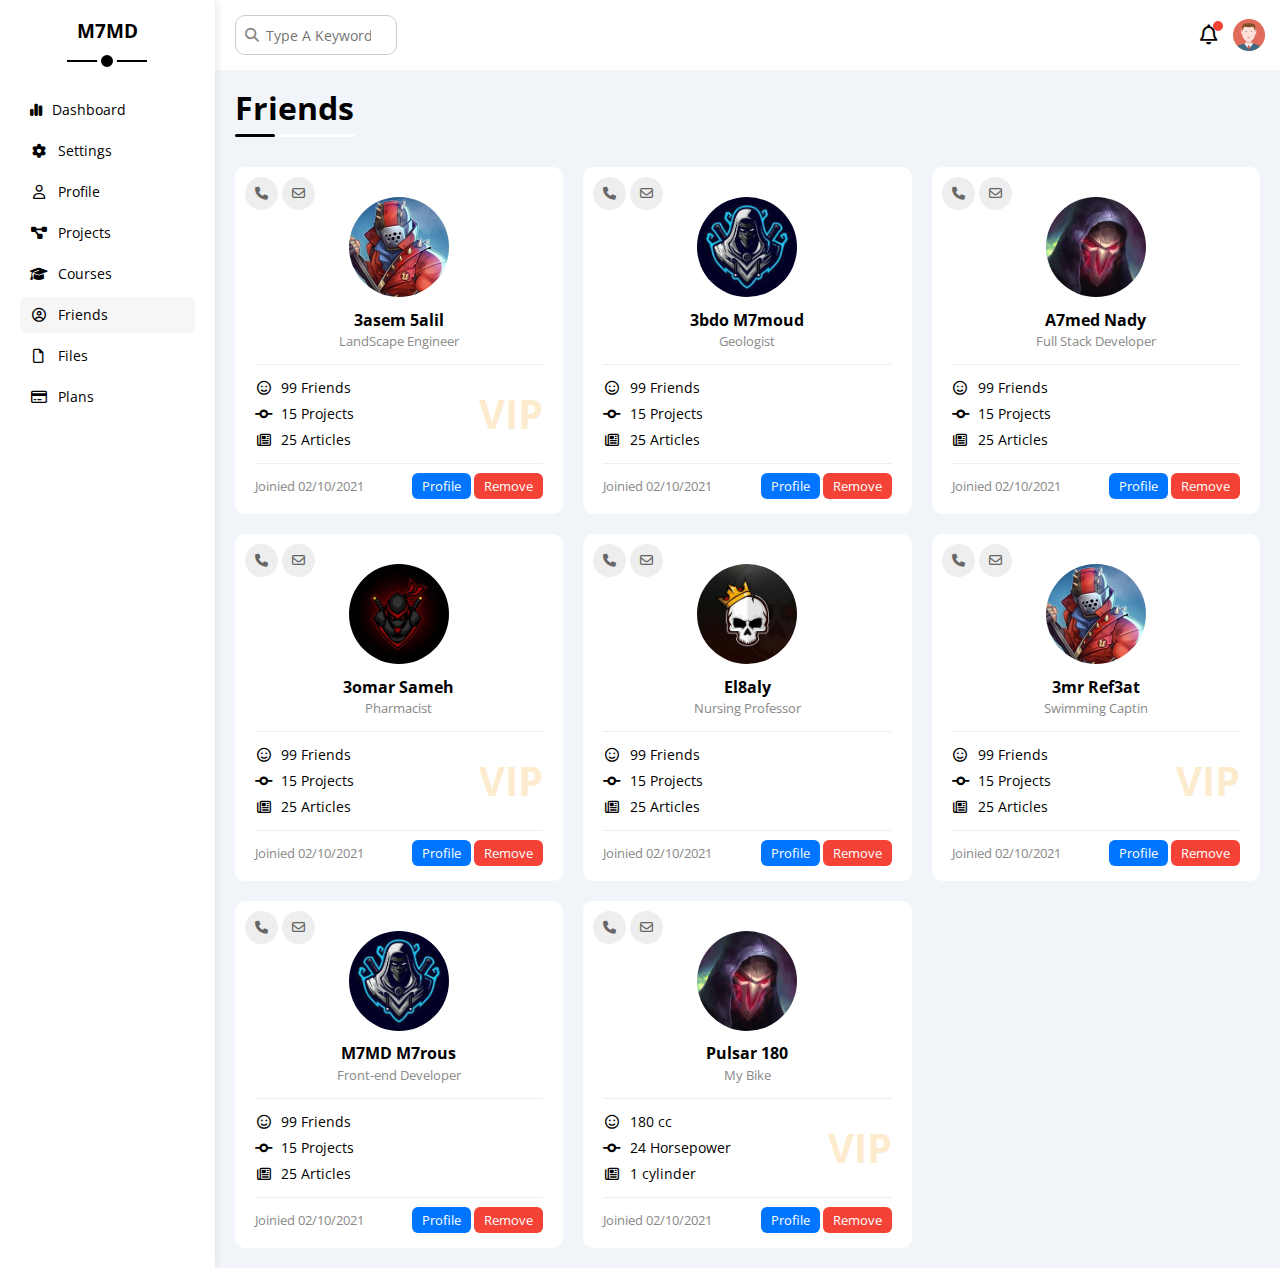
<file: friends.html>
<!DOCTYPE html>
<html lang="en">
  <head>
    <meta charset="UTF-8" />
    <meta name="viewport" content="width=device-width, initial-scale=1.0" />
    <title>Friends</title>
    <link rel="preconnect" href="https://fonts.googleapis.com" />
    <link rel="preconnect" href="https://fonts.gstatic.com" crossorigin />
    <link
      href="https://fonts.googleapis.com/css2?family=Open+Sans:ital,wght@0,300..800;1,300..800&display=swap"
      rel="stylesheet"
    />
    <link rel="stylesheet" href="css/all.min.css" />
    <link rel="stylesheet" href="css/normalize.css" />
    <link rel="stylesheet" href="css/framework.css" />
    <link rel="stylesheet" href="css/master.css" />
  </head>
  <body>
    <div class="page d-flex">
      <!-- Start Sidebar -->
      <div class="sidebar bg-fff p-relative p-20">
        <h3 class="p-relative mt-0 txt-c">M7MD</h3>
        <ul>
          <li>
            <a
              class="d-flex align-c fs-14 c-000 rad-6 p-10 mb-5"
              href="index.html"
            >
              <i class="fa-solid fa-chart-simple fw"></i>
              <span class="fs-14 ml-10 hide-mob">Dashboard</span>
            </a>
          </li>
          <li>
            <a
              class="d-flex align-c fs-14 c-000 rad-6 p-10 mb-5"
              href="settings.html"
            >
              <i class="fa-solid fa-gear fa-fw"></i>
              <span class="fs-14 ml-10 hide-mob">Settings</span>
            </a>
          </li>
          <li>
            <a
              class="d-flex align-c fs-14 c-000 rad-6 p-10 mb-5 "
              href="profile.html"
            >
              <i class="fa-regular fa-user fa-fw"></i>
              <span class="fs-14 ml-10 hide-mob">Profile</span>
            </a>
          </li>
          <li>
            <a
              class="d-flex align-c fs-14 c-000 rad-6 p-10 mb-5 "
              href="projects.html"
            >
              <i class="fa-solid fa-diagram-project fa-fw"></i>
              <span class="fs-14 ml-10 hide-mob">Projects</span>
            </a>
          </li>
          <li>
            <a
              class="d-flex align-c fs-14 c-000 rad-6 p-10 mb-5"
              href="courses.html"
            >
              <i class="fa-solid fa-graduation-cap fa-fw"></i>
              <span class="fs-14 ml-10 hide-mob">Courses</span>
            </a>
          </li>
          <li>
            <a
              class="d-flex align-c fs-14 c-000 rad-6 p-10 mb-5 active"
              href="friends.html"
            >
              <i class="fa-regular fa-circle-user fa-fw"></i>
              <span class="fs-14 ml-10 hide-mob">Friends</span>
            </a>
          </li>
          <li>
            <a
              class="d-flex align-c fs-14 c-000 rad-6 p-10 mb-5"
              href="files.html"
            >
              <i class="fa-regular fa-file fa-fw"></i>
              <span class="fs-14 ml-10 hide-mob">Files</span>
            </a>
          </li>
          <li>
            <a
              class="d-flex align-c fs-14 c-000 rad-6 p-10 mb-5"
              href="plans.html"
            >
              <i class="fa-regular fa-credit-card fa-fw"></i>
              <span class="fs-14 ml-10 hide-mob">Plans</span>
            </a>
          </li>
        </ul>
      </div>
      <!-- End Sidebar -->
      <div class="content w-full">
        <!-- Start Head -->
        <div class="head p-15 bg-fff bet-flex">
          <div class="search p-relative">
            <input
              class="p-10 rad-10 b1-ccc ml-5"
              type="search"
              placeholder="Type A Keyword"
            />
          </div>
          <div class="icons d-flex align-c">
            <span class="notify p-relative">
              <i class="fa-regular fa-bell fa-lg"></i>
            </span>
            <img src="imgs/avatar.png" alt="" />
          </div>
        </div>
        <!-- End Head -->
        <h1 class="p-relative">Friends</h1>
        <div class="friends-page m-20 d-grid gap-20">
            <div class="friend p-20 bg-fff rad-10 p-relative">
                <div class="contact">
                    <i class="fa-solid fa-phone bg-eee p-10 rad-half fs-13"></i>
                    <i class="fa-regular fa-envelope bg-eee p-10 rad-half fs-13"></i>
                </div>
                <div class="txt-c">
                    <img class="w-100 h-100 rad-half mt-10 mb-10" src="imgs/friend-01.jpg" alt="">
                    <h4 class="m-0">3asem 5alil</h4>
                    <p class="c-grey fs-13 mt-5 mb-0">LandScape Engineer</p>
                </div>
                <div class="icons fs-14 p-relative mt-15 mb-15 pt-15 pb-15">
                    <div class="mb-10">
                        <i class="fa-regular fa-face-smile fa-fw"></i>
                        <span>99 Friends</span>
                    </div>
                    <div class="mb-10">
                        <i class="fa-solid fa-code-commit fa-fw"></i>
                        <span>15 Projects</span>
                    </div>
                    <div>
                        <i class="fa-regular fa-newspaper fa-fw"></i>
                        <span>25 Articles</span>
                    </div>
                    <span class="vip fw-b c-orange">VIP</span>
                </div>
                <div class="info fs-13 bet-flex">
                    <span class="c-grey">Joinied 02/10/2021</span>
                    <div>
                        <a class="bg-blue c-fff btn-shape" href="profile.html">Profile</a>
                        <a class="bg-red c-fff btn-shape" href="#">Remove</a>
                    </div>
                </div>
            </div>
            <div class="friend p-20 bg-fff rad-10 p-relative">
                <div class="contact">
                    <i class="fa-solid fa-phone bg-eee p-10 rad-half fs-13"></i>
                    <i class="fa-regular fa-envelope bg-eee p-10 rad-half fs-13"></i>
                </div>
                <div class="txt-c">
                    <img class="w-100 h-100 rad-half mt-10 mb-10" src="imgs/friend-02.jpg" alt="">
                    <h4 class="m-0">3bdo M7moud</h4>
                    <p class="c-grey fs-13 mt-5 mb-0">Geologist</p>
                </div>
                <div class="icons fs-14 p-relative mt-15 mb-15 pt-15 pb-15">
                    <div class="mb-10">
                        <i class="fa-regular fa-face-smile fa-fw"></i>
                        <span>99 Friends</span>
                    </div>
                    <div class="mb-10">
                        <i class="fa-solid fa-code-commit fa-fw"></i>
                        <span>15 Projects</span>
                    </div>
                    <div>
                        <i class="fa-regular fa-newspaper fa-fw"></i>
                        <span>25 Articles</span>
                    </div>
                </div>
                <div class="info fs-13 bet-flex">
                    <span class="c-grey">Joinied 02/10/2021</span>
                    <div>
                        <a class="bg-blue c-fff btn-shape" href="profile.html">Profile</a>
                        <a class="bg-red c-fff btn-shape" href="#">Remove</a>
                    </div>
                </div>
            </div>
            <div class="friend p-20 bg-fff rad-10 p-relative">
                <div class="contact">
                    <i class="fa-solid fa-phone bg-eee p-10 rad-half fs-13"></i>
                    <i class="fa-regular fa-envelope bg-eee p-10 rad-half fs-13"></i>
                </div>
                <div class="txt-c">
                    <img class="w-100 h-100 rad-half mt-10 mb-10" src="imgs/friend-03.jpg" alt="">
                    <h4 class="m-0">A7med Nady</h4>
                    <p class="c-grey fs-13 mt-5 mb-0">Full Stack Developer</p>
                </div>
                <div class="icons fs-14 p-relative mt-15 mb-15 pt-15 pb-15">
                    <div class="mb-10">
                        <i class="fa-regular fa-face-smile fa-fw"></i>
                        <span>99 Friends</span>
                    </div>
                    <div class="mb-10">
                        <i class="fa-solid fa-code-commit fa-fw"></i>
                        <span>15 Projects</span>
                    </div>
                    <div>
                        <i class="fa-regular fa-newspaper fa-fw"></i>
                        <span>25 Articles</span>
                    </div>
                </div>
                <div class="info fs-13 bet-flex">
                    <span class="c-grey">Joinied 02/10/2021</span>
                    <div>
                        <a class="bg-blue c-fff btn-shape" href="profile.html">Profile</a>
                        <a class="bg-red c-fff btn-shape" href="#">Remove</a>
                    </div>
                </div>
            </div>
            <div class="friend p-20 bg-fff rad-10 p-relative">
                <div class="contact">
                    <i class="fa-solid fa-phone bg-eee p-10 rad-half fs-13"></i>
                    <i class="fa-regular fa-envelope bg-eee p-10 rad-half fs-13"></i>
                </div>
                <div class="txt-c">
                    <img class="w-100 h-100 rad-half mt-10 mb-10" src="imgs/friend-04.jpg" alt="">
                    <h4 class="m-0">3omar Sameh</h4>
                    <p class="c-grey fs-13 mt-5 mb-0">Pharmacist</p>
                </div>
                <div class="icons fs-14 p-relative mt-15 mb-15 pt-15 pb-15">
                    <div class="mb-10">
                        <i class="fa-regular fa-face-smile fa-fw"></i>
                        <span>99 Friends</span>
                    </div>
                    <div class="mb-10">
                        <i class="fa-solid fa-code-commit fa-fw"></i>
                        <span>15 Projects</span>
                    </div>
                    <div>
                        <i class="fa-regular fa-newspaper fa-fw"></i>
                        <span>25 Articles</span>
                    </div>
                    <span class="vip fw-b c-orange">VIP</span>
                </div>
                <div class="info fs-13 bet-flex">
                    <span class="c-grey">Joinied 02/10/2021</span>
                    <div>
                        <a class="bg-blue c-fff btn-shape" href="profile.html">Profile</a>
                        <a class="bg-red c-fff btn-shape" href="#">Remove</a>
                    </div>
                </div>
            </div>
            <div class="friend p-20 bg-fff rad-10 p-relative">
                <div class="contact">
                    <i class="fa-solid fa-phone bg-eee p-10 rad-half fs-13"></i>
                    <i class="fa-regular fa-envelope bg-eee p-10 rad-half fs-13"></i>
                </div>
                <div class="txt-c">
                    <img class="w-100 h-100 rad-half mt-10 mb-10" src="imgs/friend-05.jpg" alt="">
                    <h4 class="m-0">El8aly</h4>
                    <p class="c-grey fs-13 mt-5 mb-0">Nursing Professor</p>
                </div>
                <div class="icons fs-14 p-relative mt-15 mb-15 pt-15 pb-15">
                    <div class="mb-10">
                        <i class="fa-regular fa-face-smile fa-fw"></i>
                        <span>99 Friends</span>
                    </div>
                    <div class="mb-10">
                        <i class="fa-solid fa-code-commit fa-fw"></i>
                        <span>15 Projects</span>
                    </div>
                    <div>
                        <i class="fa-regular fa-newspaper fa-fw"></i>
                        <span>25 Articles</span>
                    </div>
                </div>
                <div class="info fs-13 bet-flex">
                    <span class="c-grey">Joinied 02/10/2021</span>
                    <div>
                        <a class="bg-blue c-fff btn-shape" href="profile.html">Profile</a>
                        <a class="bg-red c-fff btn-shape" href="#">Remove</a>
                    </div>
                </div>
            </div>
            <div class="friend p-20 bg-fff rad-10 p-relative">
                <div class="contact">
                    <i class="fa-solid fa-phone bg-eee p-10 rad-half fs-13"></i>
                    <i class="fa-regular fa-envelope bg-eee p-10 rad-half fs-13"></i>
                </div>
                <div class="txt-c">
                    <img class="w-100 h-100 rad-half mt-10 mb-10" src="imgs/friend-01.jpg" alt="">
                    <h4 class="m-0">3mr Ref3at</h4>
                    <p class="c-grey fs-13 mt-5 mb-0">Swimming Captin</p>
                </div>
                <div class="icons fs-14 p-relative mt-15 mb-15 pt-15 pb-15">
                    <div class="mb-10">
                        <i class="fa-regular fa-face-smile fa-fw"></i>
                        <span>99 Friends</span>
                    </div>
                    <div class="mb-10">
                        <i class="fa-solid fa-code-commit fa-fw"></i>
                        <span>15 Projects</span>
                    </div>
                    <div>
                        <i class="fa-regular fa-newspaper fa-fw"></i>
                        <span>25 Articles</span>
                    </div>
                    <span class="vip fw-b c-orange">VIP</span>
                </div>
                <div class="info fs-13 bet-flex">
                    <span class="c-grey">Joinied 02/10/2021</span>
                    <div>
                        <a class="bg-blue c-fff btn-shape" href="profile.html">Profile</a>
                        <a class="bg-red c-fff btn-shape" href="#">Remove</a>
                    </div>
                </div>
            </div>
            <div class="friend p-20 bg-fff rad-10 p-relative">
                <div class="contact">
                    <i class="fa-solid fa-phone bg-eee p-10 rad-half fs-13"></i>
                    <i class="fa-regular fa-envelope bg-eee p-10 rad-half fs-13"></i>
                </div>
                <div class="txt-c">
                    <img class="w-100 h-100 rad-half mt-10 mb-10" src="imgs/friend-02.jpg" alt="">
                    <h4 class="m-0">M7MD M7rous</h4>
                    <p class="c-grey fs-13 mt-5 mb-0">Front-end Developer</p>
                </div>
                <div class="icons fs-14 p-relative mt-15 mb-15 pt-15 pb-15">
                    <div class="mb-10">
                        <i class="fa-regular fa-face-smile fa-fw"></i>
                        <span>99 Friends</span>
                    </div>
                    <div class="mb-10">
                        <i class="fa-solid fa-code-commit fa-fw"></i>
                        <span>15 Projects</span>
                    </div>
                    <div>
                        <i class="fa-regular fa-newspaper fa-fw"></i>
                        <span>25 Articles</span>
                    </div>
                </div>
                <div class="info fs-13 bet-flex">
                    <span class="c-grey">Joinied 02/10/2021</span>
                    <div>
                        <a class="bg-blue c-fff btn-shape" href="profile.html">Profile</a>
                        <a class="bg-red c-fff btn-shape" href="#">Remove</a>
                    </div>
                </div>
            </div>
            <div class="friend p-20 bg-fff rad-10 p-relative">
                <div class="contact">
                    <i class="fa-solid fa-phone bg-eee p-10 rad-half fs-13"></i>
                    <i class="fa-regular fa-envelope bg-eee p-10 rad-half fs-13"></i>
                </div>
                <div class="txt-c">
                    <img class="w-100 h-100 rad-half mt-10 mb-10" src="imgs/friend-03.jpg" alt="">
                    <h4 class="m-0">Pulsar 180</h4>
                    <p class="c-grey fs-13 mt-5 mb-0">My Bike</p>
                </div>
                <div class="icons fs-14 p-relative mt-15 mb-15 pt-15 pb-15">
                    <div class="mb-10">
                        <i class="fa-regular fa-face-smile fa-fw"></i>
                        <span>180 cc</span>
                    </div>
                    <div class="mb-10">
                        <i class="fa-solid fa-code-commit fa-fw"></i>
                        <span>24 Horsepower</span>
                    </div>
                    <div>
                        <i class="fa-regular fa-newspaper fa-fw"></i>
                        <span>1 cylinder</span>
                    </div>
                    <span class="vip fw-b c-orange">VIP</span>
                </div>
                <div class="info fs-13 bet-flex">
                    <span class="c-grey">Joinied 02/10/2021</span>
                    <div>
                        <a class="bg-blue c-fff btn-shape" href="profile.html">Profile</a>
                        <a class="bg-red c-fff btn-shape" href="#">Remove</a>
                    </div>
                </div>
            </div>
        </div>
    </div>
  </body>
</html>
</file>
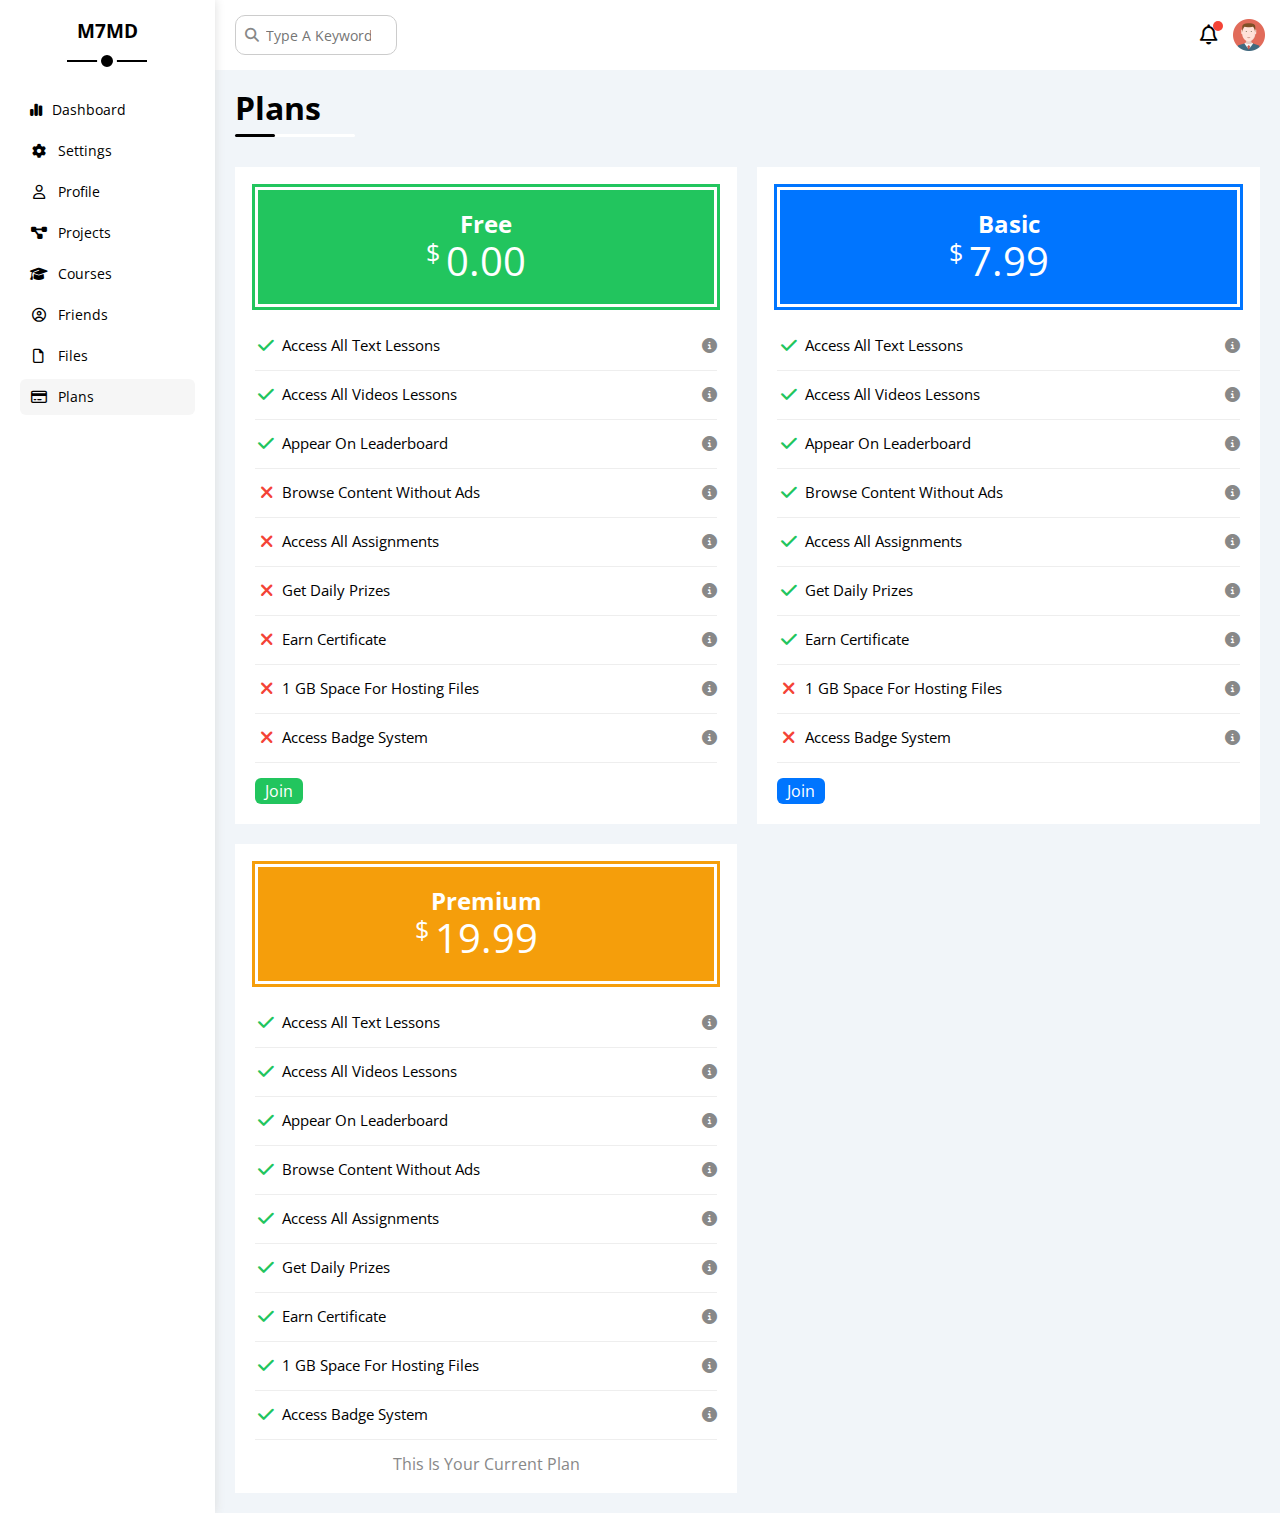
<file: plans.html>
<!DOCTYPE html>
<html lang="en">
  <head>
    <meta charset="UTF-8" />
    <meta name="viewport" content="width=device-width, initial-scale=1.0" />
    <title>Plans</title>
    <link rel="preconnect" href="https://fonts.googleapis.com" />
    <link rel="preconnect" href="https://fonts.gstatic.com" crossorigin />
    <link
      href="https://fonts.googleapis.com/css2?family=Open+Sans:ital,wght@0,300..800;1,300..800&display=swap"
      rel="stylesheet"
    />
    <link rel="stylesheet" href="css/all.min.css" />
    <link rel="stylesheet" href="css/normalize.css" />
    <link rel="stylesheet" href="css/framework.css" />
    <link rel="stylesheet" href="css/master.css" />
  </head>
  <body>
    <div class="page d-flex">
      <!-- Start Sidebar -->
      <div class="sidebar bg-fff p-relative p-20">
        <h3 class="p-relative mt-0 txt-c">M7MD</h3>
        <ul>
          <li>
            <a
              class="d-flex align-c fs-14 c-000 rad-6 p-10 mb-5"
              href="index.html"
            >
              <i class="fa-solid fa-chart-simple fw"></i>
              <span class="fs-14 ml-10 hide-mob">Dashboard</span>
            </a>
          </li>
          <li>
            <a
              class="d-flex align-c fs-14 c-000 rad-6 p-10 mb-5"
              href="settings.html"
            >
              <i class="fa-solid fa-gear fa-fw"></i>
              <span class="fs-14 ml-10 hide-mob">Settings</span>
            </a>
          </li>
          <li>
            <a
              class="d-flex align-c fs-14 c-000 rad-6 p-10 mb-5"
              href="profile.html"
            >
              <i class="fa-regular fa-user fa-fw"></i>
              <span class="fs-14 ml-10 hide-mob">Profile</span>
            </a>
          </li>
          <li>
            <a
              class="d-flex align-c fs-14 c-000 rad-6 p-10 mb-5"
              href="projects.html"
            >
              <i class="fa-solid fa-diagram-project fa-fw"></i>
              <span class="fs-14 ml-10 hide-mob">Projects</span>
            </a>
          </li>
          <li>
            <a
              class="d-flex align-c fs-14 c-000 rad-6 p-10 mb-5"
              href="courses.html"
            >
              <i class="fa-solid fa-graduation-cap fa-fw"></i>
              <span class="fs-14 ml-10 hide-mob">Courses</span>
            </a>
          </li>
          <li>
            <a
              class="d-flex align-c fs-14 c-000 rad-6 p-10 mb-5"
              href="friends.html"
            >
              <i class="fa-regular fa-circle-user fa-fw"></i>
              <span class="fs-14 ml-10 hide-mob">Friends</span>
            </a>
          </li>
          <li>
            <a
              class="d-flex align-c fs-14 c-000 rad-6 p-10 mb-5"
              href="files.html"
            >
              <i class="fa-regular fa-file fa-fw"></i>
              <span class="fs-14 ml-10 hide-mob">Files</span>
            </a>
          </li>
          <li>
            <a
              class="d-flex align-c fs-14 c-000 rad-6 p-10 mb-5 active"
              href="plans.html"
            >
              <i class="fa-regular fa-credit-card fa-fw"></i>
              <span class="fs-14 ml-10 hide-mob">Plans</span>
            </a>
          </li>
        </ul>
      </div>
      <!-- End Sidebar -->
      <div class="content w-full">
        <!-- Start Head -->
        <div class="head p-15 bg-fff bet-flex">
          <div class="search p-relative">
            <input
              class="p-10 rad-10 b1-ccc ml-5"
              type="search"
              placeholder="Type A Keyword"
            />
          </div>
          <div class="icons d-flex align-c">
            <span class="notify p-relative">
              <i class="fa-regular fa-bell fa-lg"></i>
            </span>
            <img src="imgs/avatar.png" alt="" />
          </div>
        </div>
        <!-- End Head -->
        <h1 class="p-relative">Plans</h1>
        <div class="plans-page d-grid m-20 gap-20">
            <div class="plan green p-20 bg-fff">
                <div class="top bg-green txt-c p-20">
                    <h2 class="m-0 c-fff">Free</h2>
                    <div class="price c-fff"><span>$</span>0.00</div>
                </div>
                <ul class="mt-15 mb-15">
                    <li>
                        <i class="fa-solid fa-check fa-fw yes"></i>
                        <span>Access All Text Lessons</span>
                        <i class="fa-solid fa-circle-info help"></i>
                      </li>
                      <li>
                        <i class="fa-solid fa-check fa-fw yes"></i>
                        <span>Access All Videos Lessons</span>
                        <i class="fa-solid fa-circle-info help"></i>
                      </li>
                      <li>
                        <i class="fa-solid fa-check fa-fw yes"></i>
                        <span>Appear On Leaderboard</span>
                        <i class="fa-solid fa-circle-info help"></i>
                      </li>
                      <li>
                        <i class="fa-solid fa-xmark fa-fw"></i>
                        <span>Browse Content Without Ads</span>
                        <i class="fa-solid fa-circle-info help"></i>
                      </li>
                      <li>
                        <i class="fa-solid fa-xmark fa-fw"></i>
                        <span>Access All Assignments</span>
                        <i class="fa-solid fa-circle-info help"></i>
                      </li>
                      <li>
                        <i class="fa-solid fa-xmark fa-fw"></i>
                        <span>Get Daily Prizes</span>
                        <i class="fa-solid fa-circle-info help"></i>
                      </li>
                      <li>
                        <i class="fa-solid fa-xmark fa-fw"></i>
                        <span>Earn Certificate</span>
                        <i class="fa-solid fa-circle-info help"></i>
                      </li>
                      <li>
                        <i class="fa-solid fa-xmark fa-fw"></i>
                        <span>1 GB Space For Hosting Files</span>
                        <i class="fa-solid fa-circle-info help"></i>
                      </li>
                      <li>
                        <i class="fa-solid fa-xmark fa-fw"></i>
                        <span>Access Badge System</span>
                        <i class="fa-solid fa-circle-info help"></i>
                      </li>
                </ul>
                <a class="btn-shape bg-green c-fff w-fit d-block" href="#">Join</a>
            </div>
            <div class="plan blue bg-fff p-20">
                <div class="top bg-blue txt-c p-20">
                  <h2 class="m-0 c-fff">Basic</h2>
                  <div class="price c-fff"><span>$</span>7.99</div>
                </div>
                <ul class="mt-15 mb-15">
                  <li>
                    <i class="fa-solid fa-check fa-fw yes"></i>
                    <span>Access All Text Lessons</span>
                    <i class="fa-solid fa-circle-info help"></i>
                  </li>
                  <li>
                    <i class="fa-solid fa-check fa-fw yes"></i>
                    <span>Access All Videos Lessons</span>
                    <i class="fa-solid fa-circle-info help"></i>
                  </li>
                  <li>
                    <i class="fa-solid fa-check fa-fw yes"></i>
                    <span>Appear On Leaderboard</span>
                    <i class="fa-solid fa-circle-info help"></i>
                  </li>
                  <li>
                    <i class="fa-solid fa-check fa-fw yes"></i>
                    <span>Browse Content Without Ads</span>
                    <i class="fa-solid fa-circle-info help"></i>
                  </li>
                  <li>
                    <i class="fa-solid fa-check fa-fw yes"></i>
                    <span>Access All Assignments</span>
                    <i class="fa-solid fa-circle-info help"></i>
                  </li>
                  <li>
                    <i class="fa-solid fa-check fa-fw yes"></i>
                    <span>Get Daily Prizes</span>
                    <i class="fa-solid fa-circle-info help"></i>
                  </li>
                  <li>
                    <i class="fa-solid fa-check fa-fw yes"></i>
                    <span>Earn Certificate</span>
                    <i class="fa-solid fa-circle-info help"></i>
                  </li>
                  <li>
                    <i class="fa-solid fa-xmark fa-fw"></i>
                    <span>1 GB Space For Hosting Files</span>
                    <i class="fa-solid fa-circle-info help"></i>
                  </li>
                  <li>
                    <i class="fa-solid fa-xmark fa-fw"></i>
                    <span>Access Badge System</span>
                    <i class="fa-solid fa-circle-info help"></i>
                  </li>
                </ul>
                <a href="#" class="btn-shape bg-blue c-fff d-block w-fit">Join</a>
              </div>
              <!-- End Plan -->
              <!-- Start Plan -->
              <div class="plan orange bg-fff p-20">
                <div class="top bg-orange txt-c p-20">
                  <h2 class="m-0 c-fff">Premium</h2>
                  <div class="price c-fff"><span>$</span>19.99</div>
                </div>
                <ul class="mt-15 mb-15">
                  <li>
                    <i class="fa-solid fa-check fa-fw yes"></i>
                    <span>Access All Text Lessons</span>
                    <i class="fa-solid fa-circle-info help"></i>
                  </li>
                  <li>
                    <i class="fa-solid fa-check fa-fw yes"></i>
                    <span>Access All Videos Lessons</span>
                    <i class="fa-solid fa-circle-info help"></i>
                  </li>
                  <li>
                    <i class="fa-solid fa-check fa-fw yes"></i>
                    <span>Appear On Leaderboard</span>
                    <i class="fa-solid fa-circle-info help"></i>
                  </li>
                  <li>
                    <i class="fa-solid fa-check fa-fw yes"></i>
                    <span>Browse Content Without Ads</span>
                    <i class="fa-solid fa-circle-info help"></i>
                  </li>
                  <li>
                    <i class="fa-solid fa-check fa-fw yes"></i>
                    <span>Access All Assignments</span>
                    <i class="fa-solid fa-circle-info help"></i>
                  </li>
                  <li>
                    <i class="fa-solid fa-check fa-fw yes"></i>
                    <span>Get Daily Prizes</span>
                    <i class="fa-solid fa-circle-info help"></i>
                  </li>
                  <li>
                    <i class="fa-solid fa-check fa-fw yes"></i>
                    <span>Earn Certificate</span>
                    <i class="fa-solid fa-circle-info help"></i>
                  </li>
                  <li>
                    <i class="fa-solid fa-check fa-fw yes"></i>
                    <span>1 GB Space For Hosting Files</span>
                    <i class="fa-solid fa-circle-info help"></i>
                  </li>
                  <li>
                    <i class="fa-solid fa-check fa-fw yes"></i>
                    <span>Access Badge System</span>
                    <i class="fa-solid fa-circle-info help"></i>
                  </li>
                </ul>
                <p class="c-grey m-0 txt-c">This Is Your Current Plan</p>
              </div>
        </div>
    </div>
  </body>
</html>
</file>
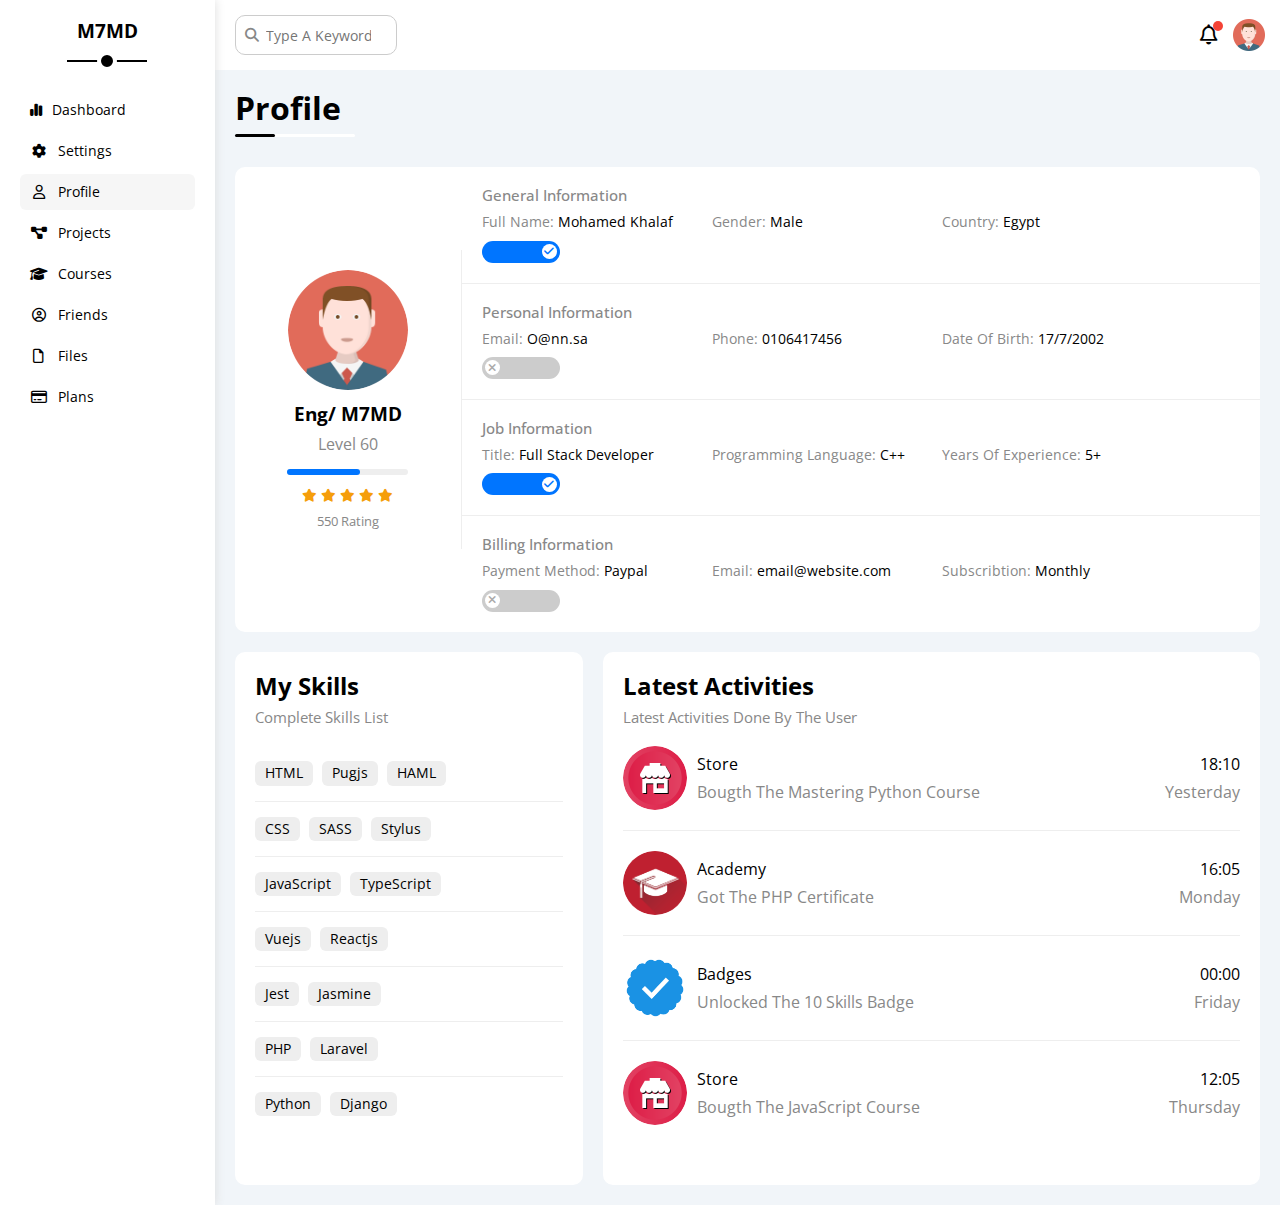
<file: profile.html>
<!DOCTYPE html>
<html lang="en">
  <head>
    <meta charset="UTF-8" />
    <meta name="viewport" content="width=device-width, initial-scale=1.0" />
    <title>Profile</title>
    <link rel="preconnect" href="https://fonts.googleapis.com" />
    <link rel="preconnect" href="https://fonts.gstatic.com" crossorigin />
    <link
      href="https://fonts.googleapis.com/css2?family=Open+Sans:ital,wght@0,300..800;1,300..800&display=swap"
      rel="stylesheet"
    />
    <link rel="stylesheet" href="css/all.min.css" />
    <link rel="stylesheet" href="css/normalize.css" />
    <link rel="stylesheet" href="css/framework.css" />
    <link rel="stylesheet" href="css/master.css" />
  </head>
  <body>
    <div class="page d-flex">
      <!-- Start Sidebar -->
      <div class="sidebar bg-fff p-relative p-20">
        <h3 class="p-relative mt-0 txt-c">M7MD</h3>
        <ul>
          <li>
            <a
              class="d-flex align-c fs-14 c-000 rad-6 p-10 mb-5"
              href="index.html"
            >
              <i class="fa-solid fa-chart-simple fw"></i>
              <span class="fs-14 ml-10 hide-mob">Dashboard</span>
            </a>
          </li>
          <li>
            <a
              class="d-flex align-c fs-14 c-000 rad-6 p-10 mb-5"
              href="settings.html"
            >
              <i class="fa-solid fa-gear fa-fw"></i>
              <span class="fs-14 ml-10 hide-mob">Settings</span>
            </a>
          </li>
          <li>
            <a
              class="d-flex align-c fs-14 c-000 rad-6 p-10 mb-5 active"
              href="profile.html"
            >
              <i class="fa-regular fa-user fa-fw"></i>
              <span class="fs-14 ml-10 hide-mob">Profile</span>
            </a>
          </li>
          <li>
            <a
              class="d-flex align-c fs-14 c-000 rad-6 p-10 mb-5"
              href="projects.html"
            >
              <i class="fa-solid fa-diagram-project fa-fw"></i>
              <span class="fs-14 ml-10 hide-mob">Projects</span>
            </a>
          </li>
          <li>
            <a
              class="d-flex align-c fs-14 c-000 rad-6 p-10 mb-5"
              href="courses.html"
            >
              <i class="fa-solid fa-graduation-cap fa-fw"></i>
              <span class="fs-14 ml-10 hide-mob">Courses</span>
            </a>
          </li>
          <li>
            <a
              class="d-flex align-c fs-14 c-000 rad-6 p-10 mb-5"
              href="friends.html"
            >
              <i class="fa-regular fa-circle-user fa-fw"></i>
              <span class="fs-14 ml-10 hide-mob">Friends</span>
            </a>
          </li>
          <li>
            <a
              class="d-flex align-c fs-14 c-000 rad-6 p-10 mb-5"
              href="files.html"
            >
              <i class="fa-regular fa-file fa-fw"></i>
              <span class="fs-14 ml-10 hide-mob">Files</span>
            </a>
          </li>
          <li>
            <a
              class="d-flex align-c fs-14 c-000 rad-6 p-10 mb-5"
              href="plans.html"
            >
              <i class="fa-regular fa-credit-card fa-fw"></i>
              <span class="fs-14 ml-10 hide-mob">Plans</span>
            </a>
          </li>
        </ul>
      </div>
      <!-- End Sidebar -->
      <div class="content w-full">
        <!-- Start Head -->
        <div class="head p-15 bg-fff bet-flex">
          <div class="search p-relative">
            <input
              class="p-10 rad-10 b1-ccc ml-5"
              type="search"
              placeholder="Type A Keyword"
            />
          </div>
          <div class="icons d-flex align-c">
            <span class="notify p-relative">
              <i class="fa-regular fa-bell fa-lg"></i>
            </span>
            <img src="imgs/avatar.png" alt="" />
          </div>
        </div>
        <!-- End Head -->
        <h1 class="p-relative">Profile</h1>
        <div class="profile-page m-20">
          <!-- Start Overview -->
          <div class="overview rad-10 bg-fff d-flex align-c">
            <div class="avatar-box txt-c p-20">
                <img class="rad-half mb-10" src="imgs/avatar.png" alt="">
                <h3 class="m-0">Eng/ M7MD</h3>
                <p class="mt-10 c-grey">Level 60</p>
                <div class="level p-relative bg-eee rad-6">
                    <span class="rad-6" style="width: 60%;"></span>
                </div>
                <div class="rate mt-10 mb-10">
                    <i class="fa-solid fa-star c-orange fs-13"></i>
                    <i class="fa-solid fa-star c-orange fs-13"></i>
                    <i class="fa-solid fa-star c-orange fs-13"></i>
                    <i class="fa-solid fa-star c-orange fs-13"></i>
                    <i class="fa-solid fa-star c-orange fs-13"></i>
                </div>
                <p class="m-0 c-grey fs-13">550 Rating</p>
            </div>
            <div class="info-box">
              <div class="box p-20 d-flex align-c f-wrap">
                <h4 class="m-0 fs-15 c-grey w-full">General Information</h4>
                <div class="fs-14">
                  <span class="c-grey">Full Name:</span>
                  <span>Mohamed Khalaf</span>
                </div>
                <div class="fs-14">
                  <span class="c-grey">Gender:</span>
                  <span>Male</span>
                </div>
                <div class="fs-14">
                  <span class="c-grey">Country:</span>
                  <span>Egypt</span>
                </div>
                <div class="fs-14">
               <label>
                <input class="toggle-checkbox" type="checkbox" checked>
                <div class="toggle-switch"></div>
               </label>
                </div>
              </div>
              <div class="box p-20 d-flex align-c f-wrap">
                <h4 class="m-0 fs-15 c-grey w-full">Personal Information</h4>
                <div class="fs-14">
                  <span class="c-grey">Email:</span>
                  <span>O@nn.sa</span>
                </div>
                <div class="fs-14">
                  <span class="c-grey">Phone:</span>
                  <span>0106417456</span>
                </div>
                <div class="fs-14">
                  <span class="c-grey">Date Of Birth:</span>
                  <span>17/7/2002</span>
                </div>
                <div class="fs-14">
               <label>
                <input class="toggle-checkbox" type="checkbox" >
                <div class="toggle-switch"></div>
               </label>
                </div>
              </div>
              <div class="box p-20 d-flex align-c f-wrap">
                <h4 class="m-0 fs-15 c-grey w-full">Job Information</h4>
                <div class="fs-14">
                  <span class="c-grey">Title:</span>
                  <span>Full Stack Developer</span>
                </div>
                <div class="fs-14">
                  <span class="c-grey">Programming Language:</span>
                  <span>C++</span>
                </div>
                <div class="fs-14">
                  <span class="c-grey">Years Of Experience:</span>
                  <span>5+</span>
                </div>
                <div class="fs-14">
               <label>
                <input class="toggle-checkbox" type="checkbox" checked>
                <div class="toggle-switch"></div>
               </label>
                </div>
              </div>
              <div class="box p-20 d-flex align-c f-wrap">
                <h4 class="m-0 fs-15 c-grey w-full">Billing Information</h4>
                <div class="fs-14">
                  <span class="c-grey">Payment Method:</span>
                  <span>Paypal</span>
                </div>
                <div class="fs-14">
                  <span class="c-grey">Email:</span>
                  <span>email@website.com</span>
                </div>
                <div class="fs-14">
                  <span class="c-grey">Subscribtion:</span>
                  <span>Monthly</span>
                </div>
                <div class="fs-14">
               <label>
                <input class="toggle-checkbox" type="checkbox" >
                <div class="toggle-switch"></div>
               </label>
                </div>
              </div>
            </div>
        </div>
          <!-- End Overview -->
           <!-- Start Other Data -->
            <div class="other-data d-flex gap-20 mt-20">
              <div class="my-skills p-20 bg-fff rad-10">
                <h2 class="mt-0 mb-10">My Skills</h2>
                <p class="mt-0 mb-20 c-grey fs-15">Complete Skills List</p>
                <ul class="txt-c-mob">
                  <li class="pt-15 pb-15"><span class="bg-eee fs-14 btn-shape">HTML</span>
                    <span class="bg-eee fs-14 btn-shape">Pugjs</span>
                    <span class="bg-eee fs-14 btn-shape">HAML</span>
                  </li>
                  <li class="pt-15 pb-15"><span class="bg-eee fs-14 btn-shape">CSS</span>
                    <span class="bg-eee fs-14 btn-shape">SASS</span>
                    <span class="bg-eee fs-14 btn-shape">Stylus</span>
                  </li>
                  <li class="pt-15 pb-15"><span class="bg-eee fs-14 btn-shape">JavaScript</span>
                    <span class="bg-eee fs-14 btn-shape">TypeScript</span>
                  </li>
                  <li class="pt-15 pb-15"><span class="bg-eee fs-14 btn-shape">Vuejs</span>
                    <span class="bg-eee fs-14 btn-shape">Reactjs</span>
                  </li>
                  <li class="pt-15 pb-15"><span class="bg-eee fs-14 btn-shape">Jest</span>
                    <span class="bg-eee fs-14 btn-shape">Jasmine</span>
                  </li>
                  <li class="pt-15 pb-15"><span class="bg-eee fs-14 btn-shape">PHP</span>
                    <span class="bg-eee fs-14 btn-shape">Laravel</span>
                  </li>
                  <li class="pt-15 pb-15"><span class="bg-eee fs-14 btn-shape">Python</span>
                    <span class="bg-eee fs-14 btn-shape">Django</span>
                  </li>
                </ul>
              </div>
              <div class="activities p-20 bg-fff rad-10">
                <h2 class="mt-0 mb-10">Latest Activities</h2>
                <p class="mt-0 mb-20 c-grey fs-15">Latest Activities Done By The User</p>
                <div class="activity d-flex align-c pb-20 mb-20 txt-c-mob">
                  <img class="mr-10 rad-half" src="imgs/activity-01.png" alt="">
                  <div class="info">
                    <span class="d-block mb-10">Store</span>
                    <span class="c-grey">Bougth The Mastering Python Course</span>
                  </div>
                  <div class="date">
                    <span class="d-block mb-10">18:10</span>
                    <span class="c-grey">Yesterday</span>
                  </div>
                </div>
                <div class="activity d-flex align-c pb-20 mb-20 txt-c-mob">
                  <img class="mr-10 rad-half" src="imgs/activity-02.png" alt="">
                  <div class="info">
                    <span class="d-block mb-10">Academy</span>
                    <span class="c-grey">Got The PHP Certificate</span>
                  </div>
                  <div class="date">
                    <span class="d-block mb-10">16:05</span>
                    <span class="c-grey">Monday</span>
                  </div>
                </div>
                <div class="activity d-flex align-c pb-20 mb-20 txt-c-mob">
                  <img class="mr-10 rad-half" src="imgs/activity-03.png" alt="">
                  <div class="info">
                    <span class="d-block mb-10">Badges</span>
                    <span class="c-grey">Unlocked The 10 Skills Badge</span>
                  </div>
                  <div class="date">
                    <span class="d-block mb-10">00:00</span>
                    <span class="c-grey">Friday</span>
                  </div>
                </div>
                <div class="activity d-flex align-c pb-20 mb-20 txt-c-mob">
                  <img class="mr-10 rad-half" src="imgs/activity-01.png" alt="">
                  <div class="info">
                    <span class="d-block mb-10">Store</span>
                    <span class="c-grey">Bougth The JavaScript Course</span>
                  </div>
                  <div class="date">
                    <span class="d-block mb-10">12:05</span>
                    <span class="c-grey">Thursday</span>
                  </div>
                </div>
              </div>
            </div>
           <!-- End Other Data -->
        </div>
    </div>
  </body>
</html>
</file>
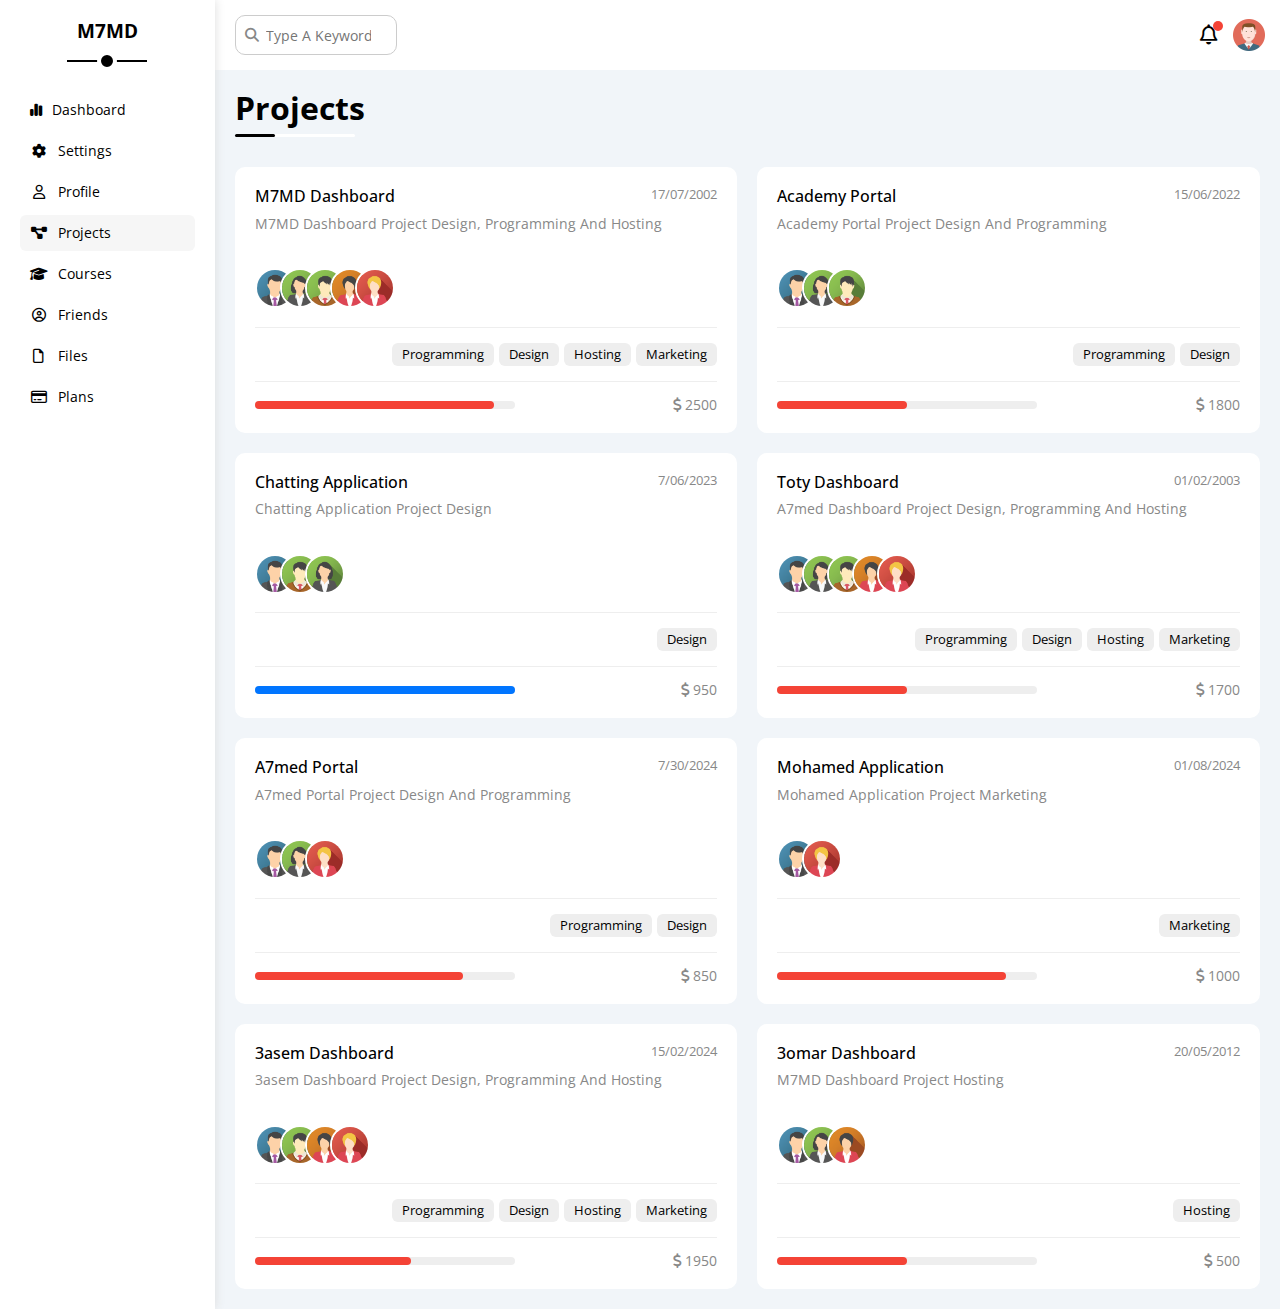
<file: projects.html>
<!DOCTYPE html>
<html lang="en">
  <head>
    <meta charset="UTF-8" />
    <meta name="viewport" content="width=device-width, initial-scale=1.0" />
    <title>Projects</title>
    <link rel="preconnect" href="https://fonts.googleapis.com" />
    <link rel="preconnect" href="https://fonts.gstatic.com" crossorigin />
    <link
      href="https://fonts.googleapis.com/css2?family=Open+Sans:ital,wght@0,300..800;1,300..800&display=swap"
      rel="stylesheet"
    />
    <link rel="stylesheet" href="css/all.min.css" />
    <link rel="stylesheet" href="css/normalize.css" />
    <link rel="stylesheet" href="css/framework.css" />
    <link rel="stylesheet" href="css/master.css" />
  </head>
  <body>
    <div class="page d-flex">
      <!-- Start Sidebar -->
      <div class="sidebar bg-fff p-relative p-20">
        <h3 class="p-relative mt-0 txt-c">M7MD</h3>
        <ul>
          <li>
            <a
              class="d-flex align-c fs-14 c-000 rad-6 p-10 mb-5"
              href="index.html"
            >
              <i class="fa-solid fa-chart-simple fw"></i>
              <span class="fs-14 ml-10 hide-mob">Dashboard</span>
            </a>
          </li>
          <li>
            <a
              class="d-flex align-c fs-14 c-000 rad-6 p-10 mb-5"
              href="settings.html"
            >
              <i class="fa-solid fa-gear fa-fw"></i>
              <span class="fs-14 ml-10 hide-mob">Settings</span>
            </a>
          </li>
          <li>
            <a
              class="d-flex align-c fs-14 c-000 rad-6 p-10 mb-5 "
              href="profile.html"
            >
              <i class="fa-regular fa-user fa-fw"></i>
              <span class="fs-14 ml-10 hide-mob">Profile</span>
            </a>
          </li>
          <li>
            <a
              class="d-flex align-c fs-14 c-000 rad-6 p-10 mb-5 active"
              href="projects.html"
            >
              <i class="fa-solid fa-diagram-project fa-fw"></i>
              <span class="fs-14 ml-10 hide-mob">Projects</span>
            </a>
          </li>
          <li>
            <a
              class="d-flex align-c fs-14 c-000 rad-6 p-10 mb-5"
              href="courses.html"
            >
              <i class="fa-solid fa-graduation-cap fa-fw"></i>
              <span class="fs-14 ml-10 hide-mob">Courses</span>
            </a>
          </li>
          <li>
            <a
              class="d-flex align-c fs-14 c-000 rad-6 p-10 mb-5"
              href="friends.html"
            >
              <i class="fa-regular fa-circle-user fa-fw"></i>
              <span class="fs-14 ml-10 hide-mob">Friends</span>
            </a>
          </li>
          <li>
            <a
              class="d-flex align-c fs-14 c-000 rad-6 p-10 mb-5"
              href="files.html"
            >
              <i class="fa-regular fa-file fa-fw"></i>
              <span class="fs-14 ml-10 hide-mob">Files</span>
            </a>
          </li>
          <li>
            <a
              class="d-flex align-c fs-14 c-000 rad-6 p-10 mb-5"
              href="plans.html"
            >
              <i class="fa-regular fa-credit-card fa-fw"></i>
              <span class="fs-14 ml-10 hide-mob">Plans</span>
            </a>
          </li>
        </ul>
      </div>
      <!-- End Sidebar -->
      <div class="content w-full">
        <!-- Start Head -->
        <div class="head p-15 bg-fff bet-flex">
          <div class="search p-relative">
            <input
              class="p-10 rad-10 b1-ccc ml-5"
              type="search"
              placeholder="Type A Keyword"
            />
          </div>
          <div class="icons d-flex align-c">
            <span class="notify p-relative">
              <i class="fa-regular fa-bell fa-lg"></i>
            </span>
            <img src="imgs/avatar.png" alt="" />
          </div>
        </div>
        <!-- End Head -->
        <h1 class="p-relative">Projects</h1>
        <div class="projects-page m-20 d-grid gap-20">
            <div class="project p-20 bg-fff rad-10 p-relative">
                <span class=" date fs-13 c-grey">17/07/2002</span>
                <h4 class="m-0">M7MD Dashboard</h4>
                <p class="fs-14 mt-10 mb-10 c-grey">M7MD Dashboard Project Design, Programming And Hosting</p>
                <div class="team p-relative">
                    <a href="#"><img class="rad-half" src="imgs/team-01.png" alt=""></a>
                    <a href="#"><img class="rad-half" src="imgs/team-02.png" alt=""></a>
                    <a href="#"><img class="rad-half" src="imgs/team-03.png" alt=""></a>
                    <a href="#"><img class="rad-half" src="imgs/team-04.png" alt=""></a>
                    <a href="#"><img class="rad-half" src="imgs/team-05.png" alt=""></a>
                </div>
                <div class="do d-flex pt-15 pb-15 mt-15">
                    <span class="fs-13 bg-eee btn-shape w-fit">Programming</span>
                    <span class="fs-13 bg-eee btn-shape w-fit">Design</span>
                    <span class="fs-13 bg-eee btn-shape w-fit">Hosting</span>
                    <span class="fs-13 bg-eee btn-shape w-fit">Marketing</span>
                </div>
                <div class="info bet-flex mt-15">
                    <div class="prog bg-eee p-relative rad-6">
                        <span class="rad-6 bg-red" style="width: 92%;"></span>
                    </div>
                    <div class="fs-14 c-grey">
                        <i class="fa-solid fa-dollar-sign"></i>
                        2500
                    </div>
                </div>
            </div>
            <div class="project p-20 bg-fff rad-10 p-relative">
                <span class=" date fs-13 c-grey">15/06/2022</span>
                <h4 class="m-0">Academy Portal</h4>
                <p class="fs-14 mt-10 mb-10 c-grey">Academy Portal Project Design And Programming</p>
                <div class="team p-relative">
                    <a href="#"><img class="rad-half" src="imgs/team-01.png" alt=""></a>
                    <a href="#"><img class="rad-half" src="imgs/team-02.png" alt=""></a>
                    <a href="#"><img class="rad-half" src="imgs/team-03.png" alt=""></a>
                </div>
                <div class="do d-flex pt-15 pb-15 mt-15">
                    <span class="fs-13 bg-eee btn-shape w-fit">Programming</span>
                    <span class="fs-13 bg-eee btn-shape w-fit">Design</span>
                </div>
                <div class="info bet-flex mt-15">
                    <div class="prog bg-eee p-relative rad-6">
                        <span class="rad-6 bg-red" style="width: 50%;"></span>
                    </div>
                    <div class="fs-14 c-grey">
                        <i class="fa-solid fa-dollar-sign"></i>
                        1800
                    </div>
                </div>
            </div>
            <div class="project p-20 bg-fff rad-10 p-relative">
                <span class=" date fs-13 c-grey">7/06/2023</span>
                <h4 class="m-0">Chatting Application</h4>
                <p class="fs-14 mt-10 mb-10 c-grey">Chatting Application Project Design</p>
                <div class="team p-relative">
                    <a href="#"><img class="rad-half" src="imgs/team-01.png" alt=""></a>
                    <a href="#"><img class="rad-half" src="imgs/team-03.png" alt=""></a>
                    <a href="#"><img class="rad-half" src="imgs/team-02.png" alt=""></a>

                </div>
                <div class="do d-flex pt-15 pb-15 mt-15">
                    <span class="fs-13 bg-eee btn-shape w-fit">Design</span>
                </div>
                <div class="info bet-flex mt-15">
                    <div class="prog bg-eee p-relative rad-6">
                        <span class="rad-6 bg-blue" style="width: 100%;"></span>
                    </div>
                    <div class="fs-14 c-grey">
                        <i class="fa-solid fa-dollar-sign"></i>
                        950
                    </div>
                </div>
            </div>
            <div class="project p-20 bg-fff rad-10 p-relative">
                <span class=" date fs-13 c-grey">01/02/2003</span>
                <h4 class="m-0">Toty Dashboard</h4>
                <p class="fs-14 mt-10 mb-10 c-grey">A7med Dashboard Project Design, Programming And Hosting</p>
                <div class="team p-relative">
                    <a href="#"><img class="rad-half" src="imgs/team-01.png" alt=""></a>
                    <a href="#"><img class="rad-half" src="imgs/team-02.png" alt=""></a>
                    <a href="#"><img class="rad-half" src="imgs/team-03.png" alt=""></a>
                    <a href="#"><img class="rad-half" src="imgs/team-04.png" alt=""></a>
                    <a href="#"><img class="rad-half" src="imgs/team-05.png" alt=""></a>
                </div>
                <div class="do d-flex pt-15 pb-15 mt-15">
                    <span class="fs-13 bg-eee btn-shape w-fit">Programming</span>
                    <span class="fs-13 bg-eee btn-shape w-fit">Design</span>
                    <span class="fs-13 bg-eee btn-shape w-fit">Hosting</span>
                    <span class="fs-13 bg-eee btn-shape w-fit">Marketing</span>
                </div>
                <div class="info bet-flex mt-15">
                    <div class="prog bg-eee p-relative rad-6">
                        <span class="rad-6 bg-red" style="width: 50%;"></span>
                    </div>
                    <div class="fs-14 c-grey">
                        <i class="fa-solid fa-dollar-sign"></i>
                        1700
                    </div>
                </div>
            </div>
            <div class="project p-20 bg-fff rad-10 p-relative">
                <span class=" date fs-13 c-grey">7/30/2024</span>
                <h4 class="m-0">A7med Portal</h4>
                <p class="fs-14 mt-10 mb-10 c-grey">A7med Portal Project Design And Programming</p>
                <div class="team p-relative">
                    <a href="#"><img class="rad-half" src="imgs/team-01.png" alt=""></a>
                    <a href="#"><img class="rad-half" src="imgs/team-02.png" alt=""></a>
                    <a href="#"><img class="rad-half" src="imgs/team-05.png" alt=""></a>
                </div>
                <div class="do d-flex pt-15 pb-15 mt-15">
                    <span class="fs-13 bg-eee btn-shape w-fit">Programming</span>
                    <span class="fs-13 bg-eee btn-shape w-fit">Design</span>
                </div>
                <div class="info bet-flex mt-15">
                    <div class="prog bg-eee p-relative rad-6">
                        <span class="rad-6 bg-red" style="width: 80%;"></span>
                    </div>
                    <div class="fs-14 c-grey">
                        <i class="fa-solid fa-dollar-sign"></i>
                        850
                    </div>
                </div>
            </div>
            <div class="project p-20 bg-fff rad-10 p-relative">
                <span class=" date fs-13 c-grey">01/08/2024</span>
                <h4 class="m-0">Mohamed Application</h4>
                <p class="fs-14 mt-10 mb-10 c-grey">Mohamed Application Project Marketing</p>
                <div class="team p-relative">
                    <a href="#"><img class="rad-half" src="imgs/team-01.png" alt=""></a>
                    <a href="#"><img class="rad-half" src="imgs/team-05.png" alt=""></a>
                </div>
                <div class="do d-flex pt-15 pb-15 mt-15">
                    <span class="fs-13 bg-eee btn-shape w-fit">Marketing</span>
                </div>
                <div class="info bet-flex mt-15">
                    <div class="prog bg-eee p-relative rad-6">
                        <span class="rad-6 bg-red" style="width: 88%;"></span>
                    </div>
                    <div class="fs-14 c-grey">
                        <i class="fa-solid fa-dollar-sign"></i>
                        1000
                    </div>
                </div>
            </div>
            <div class="project p-20 bg-fff rad-10 p-relative">
                <span class=" date fs-13 c-grey">15/02/2024</span>
                <h4 class="m-0">3asem Dashboard</h4>
                <p class="fs-14 mt-10 mb-10 c-grey">3asem Dashboard Project Design, Programming And Hosting</p>
                <div class="team p-relative">
                    <a href="#"><img class="rad-half" src="imgs/team-01.png" alt=""></a>
                    <a href="#"><img class="rad-half" src="imgs/team-03.png" alt=""></a>
                    <a href="#"><img class="rad-half" src="imgs/team-04.png" alt=""></a>
                    <a href="#"><img class="rad-half" src="imgs/team-05.png" alt=""></a>
                </div>
                <div class="do d-flex pt-15 pb-15 mt-15">
                    <span class="fs-13 bg-eee btn-shape w-fit">Programming</span>
                    <span class="fs-13 bg-eee btn-shape w-fit">Design</span>
                    <span class="fs-13 bg-eee btn-shape w-fit">Hosting</span>
                    <span class="fs-13 bg-eee btn-shape w-fit">Marketing</span>
                </div>
                <div class="info bet-flex mt-15">
                    <div class="prog bg-eee p-relative rad-6">
                        <span class="rad-6 bg-red" style="width: 60%;"></span>
                    </div>
                    <div class="fs-14 c-grey">
                        <i class="fa-solid fa-dollar-sign"></i>
                        1950
                    </div>
                </div>
            </div>
            <div class="project p-20 bg-fff rad-10 p-relative">
                <span class=" date fs-13 c-grey">20/05/2012</span>
                <h4 class="m-0">3omar Dashboard</h4>
                <p class="fs-14 mt-10 mb-10 c-grey">M7MD Dashboard Project Hosting</p>
                <div class="team p-relative">
                    <a href="#"><img class="rad-half" src="imgs/team-01.png" alt=""></a>
                    <a href="#"><img class="rad-half" src="imgs/team-02.png" alt=""></a>
                    <a href="#"><img class="rad-half" src="imgs/team-04.png" alt=""></a>
                </div>
                <div class="do d-flex pt-15 pb-15 mt-15">
                    <span class="fs-13 bg-eee btn-shape w-fit">Hosting</span>
                </div>
                <div class="info bet-flex mt-15">
                    <div class="prog bg-eee p-relative rad-6">
                        <span class="rad-6 bg-red" style="width: 50%;"></span>
                    </div>
                    <div class="fs-14 c-grey">
                        <i class="fa-solid fa-dollar-sign"></i>
                        500
                    </div>
                </div>
            </div>
        </div>
    </div>
  </body>
</html>
</file>
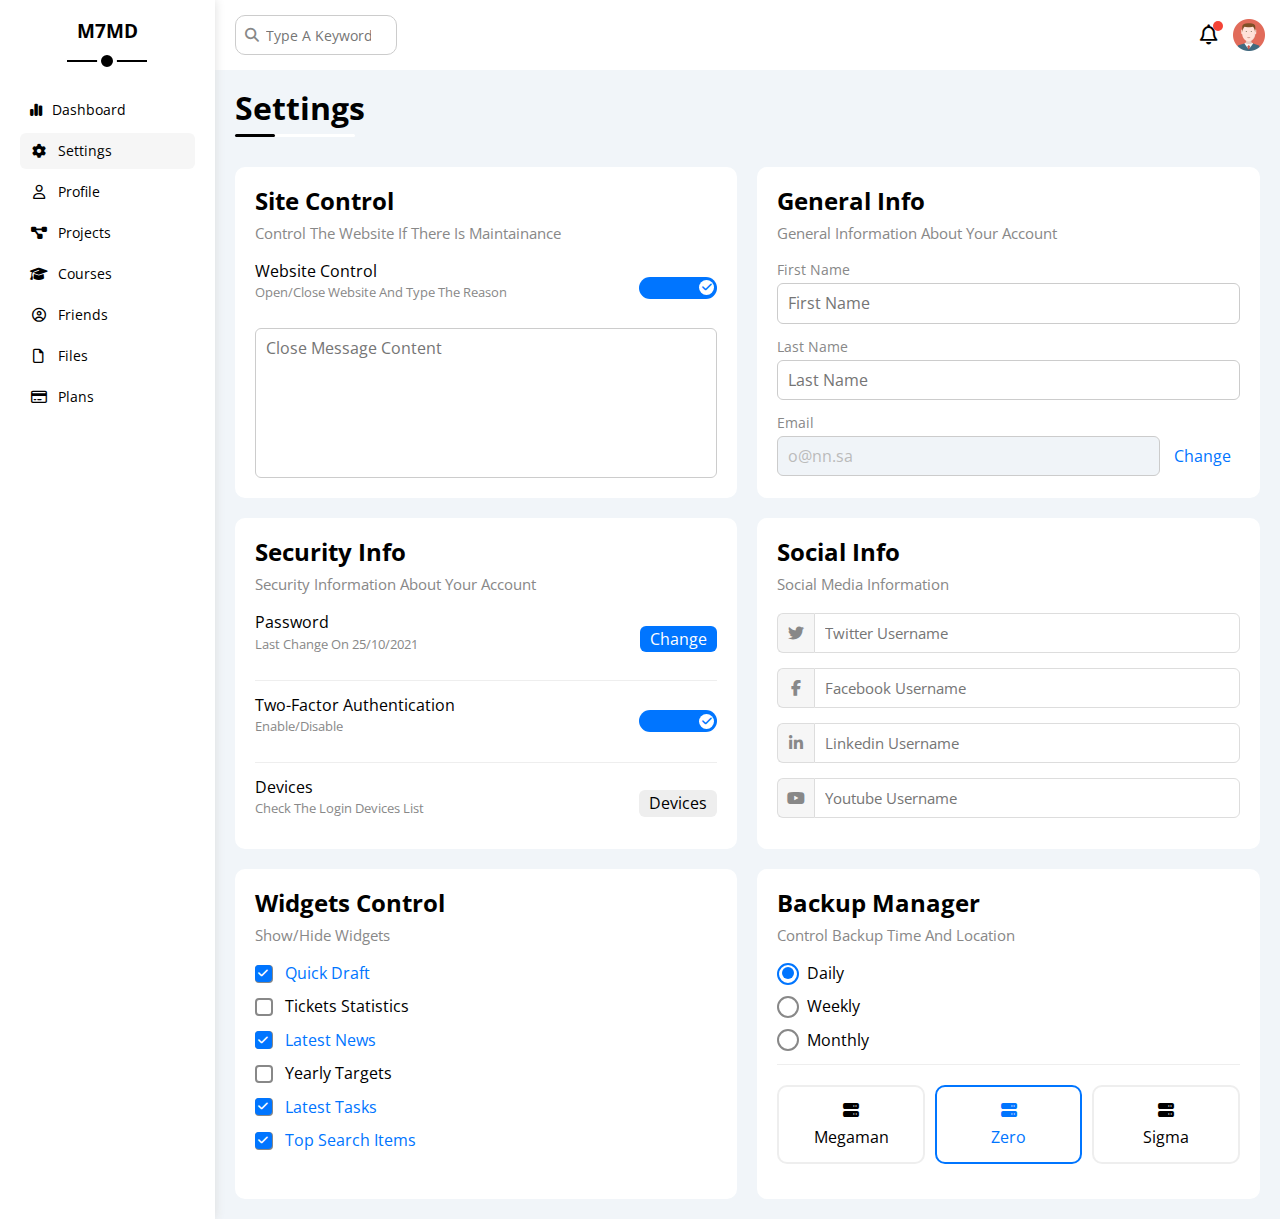
<file: settings.html>
<!DOCTYPE html>
<html lang="en">
  <head>
    <meta charset="UTF-8" />
    <meta name="viewport" content="width=device-width, initial-scale=1.0" />
    <title>Settings</title>
    <link rel="preconnect" href="https://fonts.googleapis.com" />
    <link rel="preconnect" href="https://fonts.gstatic.com" crossorigin />
    <link
      href="https://fonts.googleapis.com/css2?family=Open+Sans:ital,wght@0,300..800;1,300..800&display=swap"
      rel="stylesheet"
    />
    <link rel="stylesheet" href="css/all.min.css" />
    <link rel="stylesheet" href="css/normalize.css" />
    <link rel="stylesheet" href="css/framework.css" />
    <link rel="stylesheet" href="css/master.css" />
  </head>
  <body>
    <div class="page d-flex">
      <!-- Start Sidebar -->
      <div class="sidebar bg-fff p-relative p-20">
        <h3 class="p-relative mt-0 txt-c">M7MD</h3>
        <ul>
          <li>
            <a
              class="d-flex align-c fs-14 c-000 rad-6 p-10 mb-5"
              href="index.html"
            >
              <i class="fa-solid fa-chart-simple fw"></i>
              <span class="fs-14 ml-10 hide-mob">Dashboard</span>
            </a>
          </li>
          <li>
            <a
              class="active d-flex align-c fs-14 c-000 rad-6 p-10 mb-5"
              href="settings.html"
            >
              <i class="fa-solid fa-gear fa-fw"></i>
              <span class="fs-14 ml-10 hide-mob">Settings</span>
            </a>
          </li>
          <li>
            <a
              class="d-flex align-c fs-14 c-000 rad-6 p-10 mb-5"
              href="profile.html"
            >
              <i class="fa-regular fa-user fa-fw"></i>
              <span class="fs-14 ml-10 hide-mob">Profile</span>
            </a>
          </li>
          <li>
            <a
              class="d-flex align-c fs-14 c-000 rad-6 p-10 mb-5"
              href="projects.html"
            >
              <i class="fa-solid fa-diagram-project fa-fw"></i>
              <span class="fs-14 ml-10 hide-mob">Projects</span>
            </a>
          </li>
          <li>
            <a
              class="d-flex align-c fs-14 c-000 rad-6 p-10 mb-5"
              href="courses.html"
            >
              <i class="fa-solid fa-graduation-cap fa-fw"></i>
              <span class="fs-14 ml-10 hide-mob">Courses</span>
            </a>
          </li>
          <li>
            <a
              class="d-flex align-c fs-14 c-000 rad-6 p-10 mb-5"
              href="friends.html"
            >
              <i class="fa-regular fa-circle-user fa-fw"></i>
              <span class="fs-14 ml-10 hide-mob">Friends</span>
            </a>
          </li>
          <li>
            <a
              class="d-flex align-c fs-14 c-000 rad-6 p-10 mb-5"
              href="files.html"
            >
              <i class="fa-regular fa-file fa-fw"></i>
              <span class="fs-14 ml-10 hide-mob">Files</span>
            </a>
          </li>
          <li>
            <a
              class="d-flex align-c fs-14 c-000 rad-6 p-10 mb-5"
              href="plans.html"
            >
              <i class="fa-regular fa-credit-card fa-fw"></i>
              <span class="fs-14 ml-10 hide-mob">Plans</span>
            </a>
          </li>
        </ul>
      </div>
      <!-- End Sidebar -->
      <div class="content w-full">
        <!-- Start Head -->
        <div class="head p-15 bg-fff bet-flex">
          <div class="search p-relative">
            <input
              class="p-10 rad-10 b1-ccc ml-5"
              type="search"
              placeholder="Type A Keyword"
            />
          </div>
          <div class="icons d-flex align-c">
            <span class="notify p-relative">
              <i class="fa-regular fa-bell fa-lg"></i>
            </span>
            <img src="imgs/avatar.png" alt="" />
          </div>
        </div>
        <!-- End Head -->
        <h1 class="p-relative">Settings</h1>
        <div class="settings-page m-20 d-grid gap-20">
          <!-- Start Site Control -->
          <div class="site-control p-20 bg-fff rad-10">
            <h2 class="mt-0 mb-10">Site Control</h2>
            <p class="mt-0 mb-20 c-grey fs-15">
              Control The Website If There Is Maintainance
            </p>
            <div class="mb-15 bet-flex">
              <div>
                <span>Website Control</span>
                <p class="c-grey fs-13 mt-5 mb-0">
                  Open/Close Website And Type The Reason
                </p>
              </div>
              <div>
                <label>
                  <input
                    class="toggle-checkbox"
                    type="checkbox"
                    name="chx"
                    id="chx"
                    checked
                  />
                  <div class="toggle-switch"></div>
                </label>
              </div>
            </div>
            <textarea
              class="p-10 rad-6 d-block w-full"
              placeholder="Close Message Content"
            ></textarea>
          </div>
          <!-- End Site Control -->
          <!-- Start General Info -->
          <div class="gen-info p-20 bg-fff rad-10">
            <h2 class="mt-0 mb-10">General Info</h2>
            <p class="c-grey fs-15 mt-0 mb-20">
              General Information About Your Account
            </p>
            <div class="mb-15">
              <label class="fs-14 c-grey d-block mb-5" for="first"
                >First Name</label
              >
              <input
                class="p-10 d-block w-full b-none b1-ccc rad-6"
                type="text"
                name="first-n"
                id="first"
                placeholder="First Name"
              />
            </div>
            <div class="mb-15">
              <label class="fs-14 c-grey d-block mb-5" for="last"
                >Last Name</label
              >
              <input
                class="p-10 d-block w-full b-none b1-ccc rad-6"
                type="text"
                name="last-n"
                id="last"
                placeholder="Last Name"
              />
            </div>
            <div>
              <label class="fs-14 c-grey d-block mb-5" for="email">Email</label>
              <input
                class="email p-10 w-full b-none b1-ccc rad-6 mr-10"
                type="email"
                name="mail"
                id="email"
                value="o@nn.sa"
                disabled
              />
              <a class="change c-blue" href="#">Change</a>
            </div>
          </div>
          <!-- End General Info -->
          <!-- Start Security Info -->
          <div class="sec-info p-20 bg-fff rad-10">
            <h2 class="mt-0 mb-10">Security Info</h2>
            <p class="c-grey fs-15 mt-0 mb-20">
              Security Information About Your Account
            </p>
            <div class="sec-row bet-flex pb-15 mb-15">
              <div>
                <span>Password</span>
                <p class="mt-5 mb-0 c-grey fs-13">Last Change On 25/10/2021</p>
              </div>
              <a class="btn bg-blue c-fff btn-shape" href="#">Change</a>
            </div>
            <div class="sec-row bet-flex pb-15 mb-15">
              <div>
                <span>Two-Factor Authentication</span>
                <p class="mt-5 mb-0 c-grey fs-13">Enable/Disable</p>
              </div>
              <label>
                <input
                  class="toggle-checkbox"
                  type="checkbox"
                  name="chx"
                  id="chx"
                  checked
                />
                <div class="toggle-switch"></div>
              </label>
            </div>
            <div class="sec-row bet-flex">
              <div>
                <span>Devices</span>
                <p class="mt-5 mb-0 c-grey fs-13">
                  Check The Login Devices List
                </p>
              </div>
              <a class="bg-eee c-000 btn-shape" href="#">Devices</a>
            </div>
          </div>
          <!-- End Security Info -->
          <!-- Start Social Info -->
          <div class="social-info p-20 bg-fff rad-10">
            <h2 class="mt-0 mb-10">Social Info</h2>
            <p class="c-grey fs-15 mt-0 mb-20">Social Media Information</p>
            <div class="box d-flex align-c mb-15">
              <i class="twitter fa-brands fa-twitter cen-flex c-grey"></i>
              <input
                class="w-full"
                type="text"
                placeholder="Twitter Username"
              />
            </div>
            <div class="box d-flex align-c mb-15">
              <i class="fb fa-brands fa-facebook-f cen-flex c-grey"></i>
              <input
                class="w-full"
                type="text"
                placeholder="Facebook Username"
              />
            </div>
            <div class="box d-flex align-c mb-15">
              <i class="linkedin fa-brands fa-linkedin-in cen-flex c-grey"></i>
              <input
                class="w-full"
                type="text"
                placeholder="Linkedin Username"
              />
            </div>
            <div class="box d-flex align-c">
              <i class="yt fa-brands fa-youtube cen-flex c-grey"></i>
              <input
                class="w-full"
                type="text"
                placeholder="Youtube Username"
              />
            </div>
          </div>
          <!-- End Social Info -->
          <!-- Start Widgets Control -->
          <div class="widgets-control p-20 bg-fff rad-10">
            <h2 class="mt-0 mb-10">Widgets Control</h2>
            <p class="mt-0 mb-20 c-grey fs-15">Show/Hide Widgets</p>
            <div class="control d-flex align-c mb-15">
              <input type="checkbox" id="one" checked />
              <label class="p-relative" for="one">Quick Draft</label>
            </div>
            <div class="control d-flex align-c mb-15">
              <input type="checkbox" id="three" />
              <label class="p-relative" for="three">Tickets Statistics</label>
            </div>
            <div class="control d-flex align-c mb-15">
              <input type="checkbox" id="four" checked />
              <label class="p-relative" for="four">Latest News</label>
            </div>
            <div class="control d-flex align-c mb-15">
              <input type="checkbox" id="two" />
              <label class="p-relative" for="two">Yearly Targets</label>
            </div>
            <div class="control d-flex align-c mb-15">
              <input type="checkbox" id="five" checked />
              <label class="p-relative" for="five">Latest Tasks</label>
            </div>
            <div class="control d-flex align-c">
              <input type="checkbox" id="six" checked />
              <label class="p-relative" for="six">Top Search Items</label>
            </div>
          </div>
          <!-- End Widgets Control -->
          <!-- Start Backup Manager -->
          <div class="backup-control p-20 bg-fff rad-10">
            <h2 class="mt-0 mb-10">Backup Manager</h2>
            <p class="mt-0 mb-20 c-grey fs-15">Control Backup Time And Location</p>
            <div class="date d-flex align-c mb-15">
              <input type="radio" name="time" id="daily" checked />
              <label for="daily">Daily</label>
            </div>
            <div class="date d-flex align-c mb-15">
              <input type="radio" name="time" id="weekly" />
              <label for="weekly">Weekly</label>
            </div>
            <div class="date d-flex align-c mb-15">
              <input type="radio" name="time" id="monthly" />
              <label for="monthly">Monthly</label>
            </div>
            <div class="servers d-flex align-c txt-c">
              <input type="radio" name="servers" id="server-one">
              <div class="server w-full rad-10 mb-15">
                <label class="d-block m-15" for="server-one">
                  <i class="fa-solid fa-server d-block mb-10"></i>
                  Megaman
                </label>
              </div>
              <input type="radio" name="servers" id="server-two" checked>
              <div class="server w-full rad-10 mb-15">
                <label class="d-block m-15" for="server-two">
                  <i class="fa-solid fa-server d-block mb-10"></i>
                  Zero
                </label>
              </div>
              <input type="radio" name="servers" id="server-three">
              <div class="server w-full rad-10 mb-15">
                <label class="d-block m-15" for="server-three">
                  <i class="fa-solid fa-server d-block mb-10"></i>
                  Sigma
                </label>
              </div>
            </div>
          </div>
          <!-- End Backup Manager -->
      </div>
    </div>
  </body>
</html>
</file>
<file: css/framework.css>
:root {
  --blue-color: #0075ff;
  --blue-alt-color: #0d69d5;
  --orange-color: #f59e0b;
  --green-color: #22c55e;
  --red-color: #f44336;
  --grey-color: #888;
  --main-transition: 0.3s;
}
/* Start Box */
.d-block {
  display: block;
}
@media (max-width: 767px) {
  .block-mob {
    display: block !important;
  }
}
.d-flex {
  display: flex;
}
.f-wrap {
  flex-wrap: wrap;
}
.align-c {
  align-items: center;
}
.space-bet {
  justify-content: space-between;
}
.space-ar {
  justify-content: space-around;
}
.d-grid {
  display: grid;
}
.gap-20 {
  gap: 20px;
}
@media (max-width: 767px) {
  .hide-mob {
    display: none;
  }
}
/* End Box */
/* Start Width + Height */
.w-full {
  width: 100%;
}
.w-fit {
  width: fit-content;
}
.w-100 {
  width: 100px;
}
.h-full {
  height: 100%;
}
/* End Width + Height */
/* Start Padding + Margin */
.p-10 {
  padding: 10px;
}
.p-15 {
  padding: 15px;
}
.p-20 {
  padding: 20px;
}
.pt-10 {
  padding-top: 10px;
}
.pt-15 {
  padding-top: 15px;
}
.pt-20 {
  padding-top: 20px;
}
.pb-10 {
  padding-bottom: 10px;
}
.pb-15 {
  padding-bottom: 15px;
}
.pb-20 {
  padding-bottom: 20px;
}
.pl-15 {
  padding-left: 15px;
}
.m-0 {
  margin: 0;
}
.m-15 {
  margin: 15px;
}
.m-20 {
  margin: 20px;
}
.mt-0 {
  margin-top: 0;
}
.mt-5 {
  margin-top: 5px;
}
.mt-10 {
  margin-top: 10px;
}
.mt-15 {
  margin-top: 15px;
}
.mt-20 {
  margin-top: 20px;
}
.mt-25 {
  margin-top: 25px;
}
.mr-10 {
  margin-right: 10px;
}
.mr-15 {
  margin-right: 15px;
}
.mb-5 {
  margin-bottom: 5px;
}
.mb-10 {
  margin-bottom: 10px;
}
.mb-15 {
  margin-bottom: 15px;
}
.mb-20 {
  margin-bottom: 20px;
}
.mb-21 {
  margin-bottom: 21px;
}
.mb-30 {
  margin-bottom: 30px;
}
.ml-5 {
  margin-left: 5px;
}
.ml-10 {
  margin-left: 10px;
}
/* End Padding + Margin */
/* Start Color */
.c-blue {
  color: var(--blue-color);
}
.c-blue-alt {
  color: var(--blue-alt-color);
}
.c-orange {
  color: var(--orange-color);
}
.c-green {
  color: var(--green-color);
}
.c-red {
  color: var(--red-color);
}
.c-000 {
  color: #000;
}
.c-grey {
  color: var(--grey-color);
}
.c-fff {
  color: #fff;
}
.bg-fff {
  background-color: #fff;
}
.bg-eee {
  background-color: #eee;
}
.bg-blue {
  background-color: var(--blue-color);
}
.bg-orange {
  background-color: var(--orange-color);
}
.bg-green {
  background-color: var(--green-color);
}
.bg-red {
  background-color: var(--red-color);
}
/* End Color */
/* Start Position */
.p-relative {
  position: relative;
}
/* End Position */
/* Start Font */
.txt-c {
  text-align: center;
}
.fs-12 {
  font-size: 12px;
}
.fs-13 {
  font-size: 13px;
}
.fs-14 {
  font-size: 14px;
}
.fs-15 {
  font-size: 15px;
}
.fs-25 {
  font-size: 25px;
}
.fw-b {
  font-weight: bold;
}
@media (max-width: 767px) {
  .txt-c-mob {
    text-align: center;
  }
}
/* End Font */
/* Start Border */
.b-none {
  border: none;
}
.b1-ccc {
  border: 1px solid #ccc;
}
.b1-eee {
  border: 1px solid #eee;
}
.rad-6 {
  border-radius: 6px;
}
.rad-10 {
  border-radius: 10px;
}
.rad-half {
  border-radius: 50%;
}
/* End Border */
/* Start Components  */
.cen-flex {
  display: flex;
  justify-content: center;
  align-items: center;
}
.bet-flex {
  display: flex;
  justify-content: space-between;
  align-items: center;
}
.btn-shape {
  padding: 4px 10px;
  border-radius: 6px;
}
/* End Components  */
</file>
<file: css/master.css>
* {
  box-sizing: border-box;
}

:root {
  --blue-color: #0075ff;
  --blue-alt-color: #0d69d5;
  --orange-color: #f59e0b;
  --green-color: #22c55e;
  --red-color: #f44336;
  --grey-color: #888;
  --main-transition: 0.3s;
}

body {
  font-family: "Open Sans", sans-serif;
  margin: 0;
}

*:focus {
  outline: none;
}

*:disabled {
  cursor: no-drop;
  background-color: #f0f4f8;
  color: #bbb;
}

ul {
  padding: 0;
  margin: 0;
  list-style: none;
}

::-webkit-scrollbar {
  width: 12px;
}

::-webkit-scrollbar-track {
  background-color: #fff;
}

::-webkit-scrollbar-thumb {
  background-color: var(--blue-color);
}

::-webkit-scrollbar-thumb:hover {
  background-color: var(--blue-alt-color);
}

a {
  text-decoration: none;
}

.page {
  background-color: #f1f5f9;
  min-height: 100vh;
}

/* Start Sidebar */
.sidebar {
  width: 250px;
  box-shadow: 0 0 10px #ddd;
}

.sidebar > h3 {
  margin-bottom: 50px;
}

.sidebar > h3::before,
.sidebar > h3::after {
  content: "";
  position: absolute;
  left: 50%;
  transform: translateX(-50%);
  background-color: #000;
}

.sidebar > h3::before {
  width: 80px;
  height: 2px;
  bottom: -20px;
}

.sidebar > h3::after {
  width: 12px;
  height: 12px;
  bottom: -29px;
  border-radius: 50%;
  border: 4px solid #fff;
}

.sidebar ul li a {
  transition: var(--main-transition);
}

.sidebar ul li a:hover,
.sidebar ul li a.active {
  background-color: #f6f6f6;
}

@media (max-width: 767px) {
  .sidebar {
    width: 58px;
    padding: 10px;
  }
  .sidebar > h3 {
    font-size: 13px;
    margin-bottom: 15px;
  }
  .sidebar > h3::before,
  .sidebar > h3::after {
    display: none;
  }
}
/* End Sidebar */

/* Start Content  */
.content {
  overflow: hidden;
}

/* Start Head  */
.content .head .search::before {
  font-family: var(--fa-style-family-classic);
  content: "\f002";
  font-weight: 900;
  position: absolute;
  left: 15px;
  top: 50%;
  transform: translateY(-50%);
  color: var(--grey-color);
  font-size: 14px;
}

.content .head .search input {
  padding-left: 30px;
  width: 162px;
  transition: width var(--main-transition);
  caret-color: #888;
}

.content .head .search input:focus {
  width: 200px;
}

.content .head .search input::placeholder {
  transition: var(--main-transition);
  font-size: 14px;
}

.content .head .search input:focus::placeholder {
  opacity: 0;
}

.content .head .icons .notify::before {
  content: "";
  position: absolute;
  width: 10px;
  height: 10px;
  border-radius: 50%;
  background-color: var(--red-color);
  top: -5px;
  right: -5px;
}

.content .head .icons .notify i {
  cursor: pointer;
}

.content .head .icons img {
  width: 32px;
  height: 32px;
  margin-left: 15px;
}
/* End Head  */
.page .content h1 {
  margin: 20px 20px 40px;
}

.page .content h1::before,
.page .content h1::after {
  content: "";
  position: absolute;
  height: 3px;
  left: 0;
  bottom: -10px;
  border-radius: 3px;
}

.page .content h1::before {
  width: 120px;
  background-color: #fff;
}

.page .content h1::after {
  width: 40px;
  background-color: #000;
}

.wrapper {
  grid-template-columns: repeat(auto-fill, minmax(450px, 1fr));
  margin: 0 20px 20px;
}
@media (max-width: 767px) {
  .wrapper {
    grid-template-columns: minmax(200px, 1fr);
    margin: 0 10px;
    gap: 10px;
  }
}
/* End Content  */

/* Start Welcome */
.welcome {
  overflow: hidden;
}

.welcome .intro img {
  width: 200px;
  margin-bottom: -22px;
}

.welcome > img {
  width: 64px;
  height: 64px;
  border: 2px solid #fff;
  border-radius: 50%;
  box-shadow: 0 0 5px #ddd;
  padding: 2px;
  margin: -32px 0 0 20px;
}

.welcome .body {
  border-top: 1px solid #eee;
  border-bottom: 1px solid #eee;
}

.welcome .body > div {
  flex: 1;
  font-weight: 500;
}

.welcome .body > div span {
  font-weight: normal;
}

.welcome .visit {
  margin: 0 15px 15px auto;
  transition: var(--main-transition);
}

.welcome .visit:hover {
  background-color: var(--blue-alt-color);
}

@media (max-width: 767px) {
  .welcome .intro {
    padding-bottom: 30px;
  }

  .welcome > img {
    margin-left: 0;
  }

  .welcome .body > div:not(:last-child) {
    margin-bottom: 20px;
  }
}
/* End Welcome */
/* Start Quick Draft */
.quick-draft textarea {
  resize: none;
  min-height: 180px;
}

.quick-draft input::placeholder,
.quick-draft textarea::placeholder {
  transition: var(--main-transition);
}

.quick-draft input:focus::placeholder,
.quick-draft textarea:focus::placeholder {
  opacity: 0;
}

.quick-draft .save {
  margin-left: auto;
  transition: var(--main-transition);
  cursor: pointer;
}

.quick-draft .save:hover {
  background-color: var(--blue-alt-color);
}
/* End Quick Draft */
/* Start Targets */
.yearly-targets .target-row .icon {
  width: 80px;
  height: 80px;
  margin-right: 15px;
}

.yearly-targets .details {
  flex: 1;
}

.yearly-targets .details .progress {
  height: 4px;
  border-radius: 3px;
}

.yearly-targets .details .progress > span {
  position: absolute;
  left: 0;
  top: 0;
  height: 100%;
  border-radius: 3px;
}

.yearly-targets .details .progress > span span {
  position: absolute;
  right: -16px;
  bottom: 16px;
  padding: 2px 5px;
}

.yearly-targets .details .progress > span span::after {
  content: "";
  position: absolute;
  border-color: transparent;
  border-width: 5px;
  border-style: solid;
  bottom: -10px;
  left: 50%;
  transform: translateX(-50%);
}

.yearly-targets .details .progress > .blue span::after {
  border-top-color: var(--blue-color);
}

.yearly-targets .details .progress > .orange span::after {
  border-top-color: var(--orange-color);
}

.yearly-targets .details .progress > .green span::after {
  border-top-color: var(--green-color);
}

.blue .icon,
.blue .progress {
  background-color: rgb(0 117 225 / 20%);
}

.orange .icon,
.orange .progress {
  background-color: rgb(245 158 11 / 20%);
}

.green .icon,
.green .progress {
  background-color: rgb(34 197 94 / 20%);
}
/* End Targets */
/* Start Tickets */
.tickets .box {
  width: calc(50% - 10px);
  border: 1px solid #ccc;
  position: relative;
  z-index: 1;
  overflow: hidden;
}
@media (max-width: 767px) {
  .tickets .box {
    width: 100%;
  }
}

.tickets .box::before {
  content: "";
  position: absolute;
  width: 0;
  height: 0;
  top: 50%;
  left: 50%;
  transform: translate(-50%, -50%);
  background-color: #faf7f7;
  border-radius: 6px;
  transition: var(--main-transition);
  z-index: -1;
}

.tickets .box:hover::before {
  width: 100%;
  height: 100%;
}
/* End Tickets */
/* Start News */
.news .news-row:not(:last-of-type) {
  margin-bottom: 20px;
  padding-bottom: 20px;
  border-bottom: 1px solid #eee;
}

.news .news-row .info {
  flex: 1;
}

.news .news-row .info h3 {
  margin: 0 0 6px;
  font-size: 16px;
}

@media (max-width: 767px) {
  .news .news-row img {
    margin-right: 0;
    margin-bottom: 10px;
  }
  .news .news-row .label {
    margin: 10px auto 0;
    width: fit-content;
  }
}
/* End News */
/* Start Tasks */
.tasks .task-row:not(:last-of-type) {
  margin-bottom: 15px;
  padding-bottom: 15px;
  border-bottom: 1px solid #eee;
}

.tasks .info {
  flex-grow: 1;
}

.tasks .done {
  opacity: 0.3;
}

.tasks .done h3,
.tasks .done p {
  text-decoration: line-through;
}

.tasks .delete {
  cursor: pointer;
  transition: var(--main-transition);
}

.tasks .delete:hover {
  color: var(--red-color);
}
/* End Tasks */
/* Start Top Search */
.top-search .content .count li {
  margin-left: auto;
}

.top-search .content .count li:not(:last-child .head) {
  margin-bottom: 22px;
}
/* End Top Search */
/* Start Uploads */
.uploads ul li:not(:last-child) {
  border-bottom: 1px solid #eee;
}

.uploads ul li img {
  width: 40px;
  height: 40px;
}
/* End Uploads */
/* Start Project Progress */
.project-prog ul::before {
  content: "";
  position: absolute;
  top: 0;
  left: 10px;
  width: 2px;
  height: 100%;
  background-color: var(--blue-color);
}

.project-prog ul li::before {
  content: "";
  width: 20px;
  height: 20px;
  border-radius: 50%;
  border: 2px solid #fff;
  background-color: #fff;
  outline: 2px solid var(--blue-color);
  margin-right: 15px;
  z-index: 1;
}

.project-prog ul .done::before {
  background-color: var(--blue-color);
}

.project-prog ul .current::before {
  animation: change-color 0.8s infinite alternate;
}

.project-prog img {
  position: absolute;
  right: 0;
  bottom: 0;
  width: 160px;
  opacity: 0.2;
}
/* End Project Progress */
/* Start Reminders */
.reminders ul li .key {
  width: 15px;
  height: 15px;
}

.reminders ul li > .blue {
  border-left: 2px solid var(--blue-color);
}
.reminders ul li > .green {
  border-left: 2px solid var(--green-color);
}
.reminders ul li > .orange {
  border-left: 2px solid var(--orange-color);
}
.reminders ul li > .red {
  border-left: 2px solid var(--red-color);
}
/* End Reminders */
/* Start Latest Post */
.latest-post .avatar {
  width: 48px;
  height: 48px;
}

.latest-post .post-content {
  text-transform: capitalize;
  line-height: 1.8;
  border-top: 1px solid #eee;
  border-bottom: 1px solid #eee;
  min-height: 140px;
}
/* End Latest Post */
/* Start Social Media */
.social > div {
  margin-bottom: 15px;
}

.social > div span:first-of-type {
  flex: 1;
}

.social > div i {
  width: 62px;
  height: 62px;
  transition: var(--main-transition);
}

.social > div i:hover {
  transform: rotate(5deg);
}
@media (max-width: 767px) {
  .social > div i {
    padding: 10px;
    margin-right: 10px;
  }
}

.social .twitter {
  background-color: rgb(29 161 242 / 20%);
  color: #1da1f2;
}

.social .twitter i {
  background-color: #1da1f2;
}

.social .twitter a {
  background-color: rgb(29 161 242 / 60%);
  transition: var(--main-transition);
}

.social .twitter a:hover {
  background-color: #1da1f2;
}

.social .fb {
  background-color: rgb(29 161 242 / 20%);
  color: #1877f2;
}

.social .fb i {
  background-color: #1877f2;
}

.social .fb a {
  background-color: rgb(29 161 242 / 60%);
  transition: var(--main-transition);
}

.social .fb a:hover {
  background-color: #1877f2;
}

.social .yt {
  background-color: rgb(255 0 0 / 20%);
  color: #ff0000;
}

.social .yt i {
  background-color: #ff0000;
}

.social .yt a {
  background-color: rgb(255 0 0 / 60%);
  transition: var(--main-transition);
}

.social .yt a:hover {
  background-color: #ff0000;
}

.social .linked {
  background-color: rgb(0 119 181 / 20%);
  color: #0077b5;
}

.social .linked i {
  background-color: #0077b5;
}

.social .linked a {
  background-color: rgb(0 119 181 / 60%);
  transition: var(--main-transition);
}

.social .linked a:hover {
  background-color: #0077b5;
}
/* End Social Media */
/* Start Projects Table */
.table .responsive-table {
  overflow-x: auto;
}

.table table {
  min-width: 1000px;
  border-spacing: 0;
}

.table table thead th {
  background-color: #eee;
  padding: 15px;
}

.table table tbody td {
  border-bottom: 1px solid #eee;
  border-left: 1px solid #eee;
  padding: 15px;
  transition: var(--main-transition);
}

.table table tbody tr td:last-child {
  border-right: 1px solid #eee;
}

.table table tbody tr:hover td {
  background-color: #faf7f7;
}

.table table img {
  width: 32px;
  height: 32px;
  border-radius: 50%;
  border: 3px solid #fff;
}

.table table img:not(:first-child) {
  margin-left: -20px;
}

.table table .label {
  font-size: 13px;
}
/* End Projects Table */
/* Start Settings */
.settings-page {
  grid-template-columns: repeat(auto-fill, minmax(500px, 1fr));
}
@media (max-width: 767px) {
  .settings-page {
    grid-template-columns: minmax(100px, 1fr);
    margin-right: 10px;
    margin-left: 10px;
    gap: 10px;
  }
}

.toggle-checkbox {
  -webkit-appearance: none;
  appearance: none;
  display: none;
}

.toggle-switch {
  position: relative;
  background-color: #ccc;
  width: 78px;
  height: 22px;
  border-radius: 16px;
  transition: var(--main-transition);
  cursor: pointer;
}
@media (max-width: 767px) {
  .toggle-switch {
    width: 72px;
    height: 19px;
  }
}

.toggle-switch::before {
  font-family: var(--fa-style-family-classic);
  content: "\f00d";
  font-weight: 900;
  font-size: 11px;
  position: absolute;
  width: 15px;
  height: 15px;
  border-radius: 50%;
  background-color: #fff;
  display: flex;
  justify-content: center;
  align-items: center;
  top: 3.5px;
  left: 3px;
  color: #aaa;
  transition: var(--main-transition);
}
@media (max-width: 767px) {
  .toggle-switch::before {
    width: 12px;
    height: 12px;
    top: 3.5px;
    left: 2px;
    font-size: 8px;
  }
}

.toggle-checkbox:checked + .toggle-switch {
  background-color: var(--blue-color);
}

.toggle-checkbox:checked + .toggle-switch::before {
  left: 60px;
  content: "\f00c";
  color: var(--blue-color);
}
@media (max-width: 767px) {
  .toggle-checkbox:checked + .toggle-switch::before {
    left: 57px;
  }
}

/* Start Site Control */
.site-control textarea {
  border: 1px solid #ccc;
  resize: none;
  min-height: 150px;
}

.site-control textarea::placeholder {
  transition: var(--main-transition);
}

.site-control textarea:focus::placeholder {
  opacity: 0;
}
/* End Site Control */
/* Start General Info */
.gen-info .email {
  display: inline-flex;
  width: calc(100% - 80px);
}

.gen-info input::placeholder {
  transition: var(--main-transition);
}

.gen-info input:focus::placeholder {
  opacity: 0;
}

.gen-info .change {
  transition: var(--main-transition);
}

.gen-info .change:hover {
  color: var(--blue-alt-color);
}
/* End General Info */
/* Start Security Info */
.sec-info .sec-row:not(:last-child) {
  border-bottom: 1px solid #eee;
}

.sec-info .sec-row .btn {
  transition: var(--main-transition);
}

.sec-info .sec-row .btn:hover {
  background-color: var(--blue-alt-color);
}
/* End Security Info */
/* Start Social Info */
.social-info i {
  width: 40px;
  height: 40px;
  background-color: #f6f6f6;
  border: 1px solid #ddd;
  border-right: none;
  border-radius: 6px 0 0 6px;
  transition: var(--main-transition);
}

.social-info input {
  height: 40px;
  padding-left: 10px;
  border: 1px solid #ddd;
  border-radius: 0 6px 6px 0;
}

.social-info input::placeholder {
  font-size: 14.5px;
  transition: var(--main-transition);
}

.social-info input:focus::placeholder {
  opacity: 0;
}

.social-info > div:focus-within i.twitter {
  color: #1da1f2;
}

.social-info > div:focus-within i.fb {
  color: #1877f2;
}

.social-info > div:focus-within i.linkedin {
  color: #0077b5;
}

.social-info > div:focus-within i.yt {
  color: #ff0000;
}
/* End Social Info */
/* Start Widgets Control */
.widgets-control .control input {
  -webkit-appearance: none;
  appearance: none;
}

.widgets-control .control label {
  padding-left: 30px;
  cursor: pointer;
  transition: var(--main-transition);
}

.widgets-control .control label::before {
  content: "";
  position: absolute;
  left: 0;
  top: 50%;
  width: 14px;
  height: 14px;
  border: 2px solid var(--grey-color);
  margin-top: -8.6px;
  border-radius: 4px;
  transition: var(--main-transition);
}

.widgets-control .control label:hover::before {
  border-color: var(--blue-alt-color);
}

.widgets-control .control label::after {
  font-family: var(--fa-style-family-classic);
  content: "\f00c";
  font-weight: 900;
  position: absolute;
  left: 0;
  top: 50%;
  margin-top: -8.6px;
  border-radius: 4px;
  background-color: var(--blue-color);
  color: #fff;
  font-size: 11px;
  width: 17.2px;
  height: 17.2px;
  display: flex;
  align-items: center;
  justify-content: center;
  transform: scale(0) rotate(360deg);
  transition: var(--main-transition);
}

.widgets-control .control input:checked + label {
  color: var(--blue-color);
}

.widgets-control .control input:checked + label::after {
  transform: scale(1);
}
/* End Widgets Control */
/* Start Backup Manager */
.backup-control input[type="radio"] {
  -webkit-appearance: none;
  appearance: none;
}

.backup-control .date label {
  padding-left: 30px;
  cursor: pointer;
  position: relative;
}

.backup-control .date label::before {
  content: "";
  position: absolute;
  top: 50%;
  left: 0;
  margin-top: -10.6px;
  width: 18px;
  height: 18px;
  border: 2px solid var(--grey-color);
  border-radius: 50%;
}

.backup-control .date label::after {
  content: "";
  position: absolute;
  left: 4.8px;
  top: 50%;
  margin-top: -6px;
  width: 12px;
  height: 12px;
  background: var(--blue-color);
  border-radius: 50%;
  transform: scale(0);
  transition: 0.3s;
}

.backup-control .date input[type="radio"]:checked + label::before {
  border-color: var(--blue-color);
}

.backup-control .date input[type="radio"]:checked + label::after {
  transform: scale(1);
}

.backup-control .servers {
  border-top: 1px solid #eee;
  padding-top: 20px;
}
@media (max-width: 767px) {
  .backup-control .servers {
    flex-wrap: wrap;
  }
}

.backup-control .servers .server {
  border: 2px solid #eee;
  transition: var(--main-transition);
}

.backup-control .servers .server:not(:last-child) {
  margin-right: 10px;
}

.backup-control .servers .server label {
  cursor: pointer;
}

.backup-control .servers input:checked + .server {
  border-color: var(--blue-color);
  color: var(--blue-color);
}
/* End Backup Manager */
/* End Settings */

/* Start Profile */
/* Start Overview */
@media (max-width: 767px) {
  .profile-page .overview {
    flex-direction: column;
  }
}

.profile-page .overview .avatar-box {
  width: 300px;
}
@media (min-width: 768px) {
  .profile-page .overview .avatar-box {
    border-right: 1px solid #eee;
  }
}

.profile-page .overview .avatar-box img {
  width: 120px;
  height: 120px;
}

.profile-page .overview .avatar-box .level {
  height: 6px;
  width: 65%;
  margin: auto;
}

.profile-page .overview .avatar-box .level span {
  height: 100%;
  position: absolute;
  top: 0;
  left: 0;
  background-color: var(--blue-color);
}

.profile-page .overview .info-box .box {
  transition: var(--main-transition);
}

.profile-page .overview .info-box .box:not(:last-child) {
  border-bottom: 1px solid #eee;
}

.profile-page .overview .info-box .box:hover {
  background-color: #f9f9f9;
}

.profile-page .overview .info-box .box > div {
  min-width: 230px;
  padding: 10px 0 0;
}

.profile-page .overview .info-box .box h4 {
  font-weight: 500;
}
/* End Overview */

/* Strat Other Data */
@media (max-width: 767px) {
  .other-data {
    flex-direction: column;
  }
}

/* Start My Skills */
.other-data .my-skills {
  flex: 1;
}

.other-data .my-skills ul li:not(:last-child) {
  border-bottom: 1px solid #eee;
}

.other-data .my-skills ul li span {
  display: inline-flex;
}

.other-data .my-skills ul li span:not(:last-child) {
  margin-right: 5px;
}
/* End My Skills */

/* Start Activities */
.other-data .activities {
  flex: 2;
}

.other-data .activities .activity:not(:last-child) {
  border-bottom: 1px solid #eee;
}
@media (max-width: 767px) {
  .other-data .activities .activity {
    flex-direction: column;
  }
  .other-data .activities .activity img {
    margin-right: 0;
    margin-bottom: 15px;
  }
  .other-data .activities .activity .date {
    margin-top: 15px;
  }
  .other-data .activities .activity .date span:first-child {
    margin-bottom: 5px;
  }
}

.other-data .activities .activity img {
  width: 64px;
  height: 64px;
}

@media (min-width: 768px) {
  .other-data .activities .activity .date {
    margin-left: auto;
    text-align: right;
  }
}
/* End Activities */
/* End Other Data */
/* End Profile */

/* Strat Projects Page */
.projects-page {
  grid-template-columns: repeat(auto-fill, minmax(500px, 1fr));
}
@media (max-width: 767px) {
  .projects-page {
    grid-template-columns: minmax(200px, 1fr);
    margin-left: 10px;
    margin-right: 10px;
    gap: 10px;
  }
}

.projects-page .date {
  position: absolute;
  right: 20px;
  top: 20px;
}

.projects-page h4 {
  font-weight: 500;
}

.projects-page .team {
  min-height: 70px;
}

.projects-page .team a {
  position: absolute;
  left: 0;
  bottom: 0;
}

.projects-page .team a:nth-child(2) {
  left: 25px;
}

.projects-page .team a:nth-child(3) {
  left: 50px;
}

.projects-page .team a:nth-child(4) {
  left: 75px;
}

.projects-page .team a:nth-child(5) {
  left: 100px;
}

.projects-page .team a:hover {
  z-index: 100;
}

.projects-page .team a img {
  width: 40px;
  height: 40px;
  border: 2px solid #fff;
}

.projects-page .do {
  justify-content: end;
  border-top: 1px solid #eee;
  border-bottom: 1px solid #eee;
}
@media (max-width: 767px) {
  .projects-page .do {
    flex-direction: column;
  }
}

.projects-page .do span {
  margin-left: 5px;
}
@media (max-width: 767px) {
  .projects-page .do span {
    margin-left: 0;
  }
  .projects-page .do span:not(:last-child) {
    margin-bottom: 15px;
  }
}

@media (max-width: 767px) {
  .projects-page .info {
    flex-direction: column;
  }
}

.projects-page .info .prog {
  position: relative;
  width: 260px;
  height: 8px;
}
@media (max-width: 767px) {
  .projects-page .info .prog {
    margin-bottom: 15px;
  }
}

.projects-page .info .prog span {
  position: absolute;
  left: 0;
  height: 100%;
}
/* End Projects Page */

/* Strat Courses */
.courses-page {
  grid-template-columns: repeat(auto-fill, minmax(300px, 1fr));
}
@media (max-width: 767px) {
  .courses-page {
    grid-template-columns: minmax(300px, 1fr);
    margin-left: 10px;
    margin-right: 10px;
    gap: 10px;
  }
}

.courses-page .course {
  overflow: hidden;
}

.courses-page .course .cover {
  max-width: 100%;
}

.courses-page .course .instructor {
  width: 64px;
  height: 64px;
  border-radius: 50%;
  border: 2px solid #fff;
  position: absolute;
  top: 20px;
  left: 20px;
}

.courses-page .course > div .description {
  line-height: 1.7;
}

.courses-page .course .info {
  border-top: 1px solid #eee;
}

.courses-page .course .info .title {
  position: absolute;
  left: 50%;
  top: -12px;
  transform: translateX(-50%);
}
/* End Courses */

/* Strat Friends */
.friends-page {
  grid-template-columns: repeat(auto-fill, minmax(300px, 1fr));
}
@media (max-width: 767px) {
  .friends-page {
    grid-template-columns: minmax(300px, 1fr);
    margin-left: 10px;
    margin-right: 10px;
    gap: 10px;
  }
}

.friends-page .friend .contact {
  position: absolute;
  top: 10px;
  left: 10px;
}

.friends-page .friend .contact i {
  color: #666;
  cursor: pointer;
  transition: var(--main-transition);
}

.friends-page .friend .contact i:hover {
  background-color: var(--blue-color);
  color: #fff;
}

.friends-page .friend .icons {
  border-top: 1px solid #eee;
  border-bottom: 1px solid #eee;
}

.friends-page .friend .icons i {
  font-size: 14px;
  margin-right: 5px;
}

.friends-page .friend .icons .vip {
  position: absolute;
  right: 0;
  top: 50%;
  transform: translateY(-50%);
  font-size: 40px;
  opacity: 0.2;
}
/* End Friends */

/* Start Files */
.files-page {
  flex-direction: row-reverse;
  align-items: flex-start;
}
@media (max-width: 767px) {
  .files-page {
    flex-direction: column;
    align-items: normal;
  }
}

.files-page .files-stats {
  min-width: 260px;
}

.files-page .files-stats .icon {
  width: 40px;
  height: 40px;
  margin-right: 10px;
  border-radius: 3px;
}

.files-page .files-stats .blue {
  background-color: rgb(0 117 225 / 20%);
}

.files-page .files-stats .green {
  background-color: rgb(34 197 94 / 20%);
}

.files-page .files-stats .red {
  background-color: rgb(244 67 54 / 20%);
}

.files-page .files-stats .orange {
  background-color: rgb(245 158 11 / 20%);
}

.files-page .files-stats .size {
  margin-left: auto;
}

.files-page .files-stats .upload {
  margin: 15px auto 0;
  padding: 10px 15px;
  transition: var(--main-transition);
}

.files-page .files-stats .upload:hover {
  background-color: var(--blue-alt-color);
}

.files-page .files-stats .upload:hover i {
  animation: go-up 0.8s infinite;
}

.files-page .files-content {
  grid-template-columns: repeat(auto-fill, minmax(200px, 1fr));
  flex: 1;
}

.files-page .files-content img {
  width: 64px;
  height: 64px;
  transition: var(--main-transition);
}

.files-page .files-content .file:hover img {
  transform: rotate(5deg);
}

.files-page .files-content .info {
  border-top: 1px solid #eee;
}
/* End Files */

/* Start Plans */
.plans-page {
  grid-template-columns: repeat(auto-fill, minmax(400px, 1fr));
}
@media (max-width: 767px) {
  .plans-page {
    grid-template-columns: minmax(250px, 1fr);
    margin-right: 10px;
    margin-left: 10px;
    gap: 10px;
  }
}

.plans-page .plan .top {
  border: 3px solid #fff;
  outline: 3px solid transparent;
}

.plans-page .plan.green .top {
  outline-color: var(--green-color);
}

.plans-page .plan.blue .top {
  outline-color: var(--blue-color);
}

.plans-page .plan.orange .top {
  outline-color: var(--orange-color);
}

.plans-page .plan .top .price {
  position: relative;
  font-size: 40px;
  width: fit-content;
  margin: auto;
}

.plans-page .plan .top .price span {
  position: absolute;
  left: -20px;
  top: 0;
  font-size: 25px;
}

.plans-page .plan ul li {
  padding: 15px 0;
  display: flex;
  align-items: center;
  font-size: 15px;
  border-bottom: 1px solid #eee;
}

.plans-page .plan ul li .yes {
  color: var(--green-color);
}

.plans-page .plan ul li i:not(.yes, .help) {
  color: var(--red-color);
}

.plans-page .plan ul li i:first-child {
  font-size: 18px;
  margin-right: 5px;
}

.plans-page .plan ul li .help {
  color: var(--grey-color);
  margin-left: auto;
  cursor: pointer;
}
/* End Plans */

/* Start Animation */
@keyframes change-color {
  from {
    background-color: var(--blue-color);
  }
  to {
    background-color: #fff;
  }
}

@keyframes go-up {
  0%,
  100% {
    transform: translateY(0);
  }
  50% {
    transform: translateY(-5px);
  }
}
/* End Animation */
</file>
